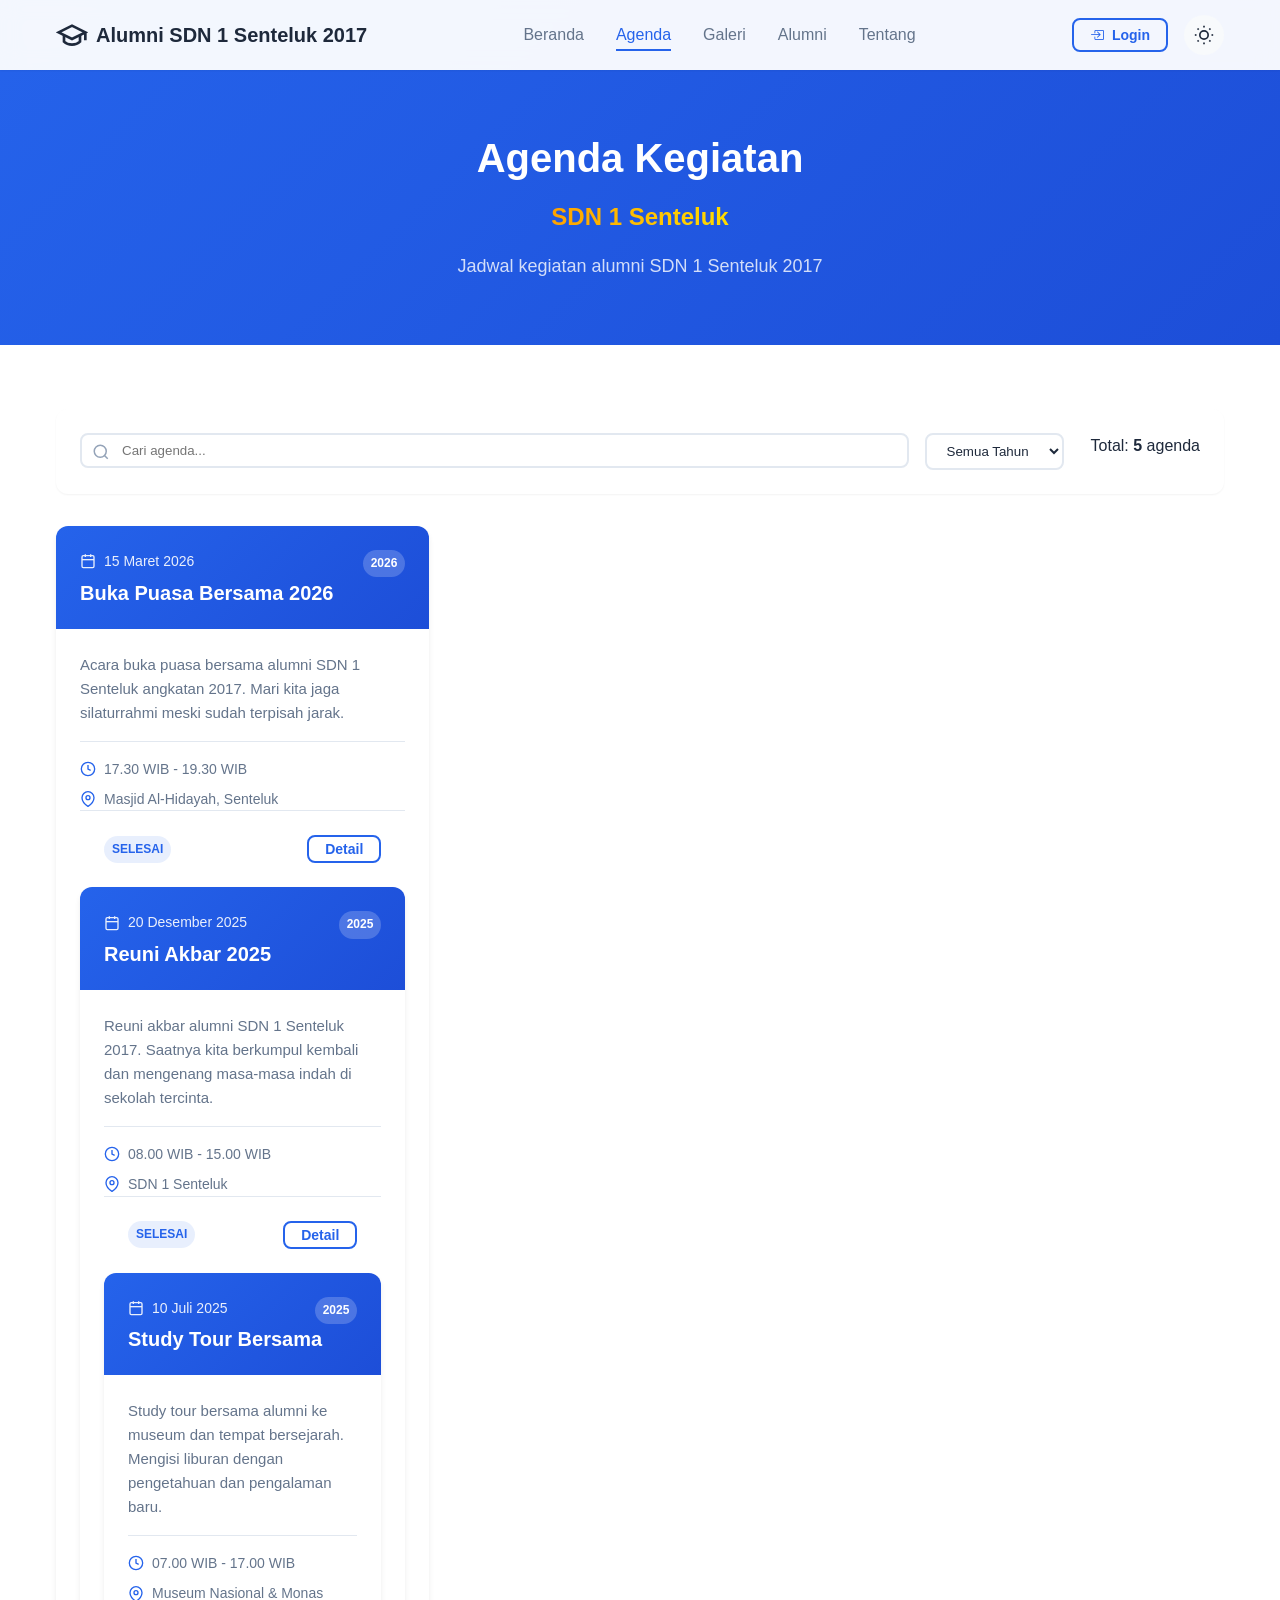
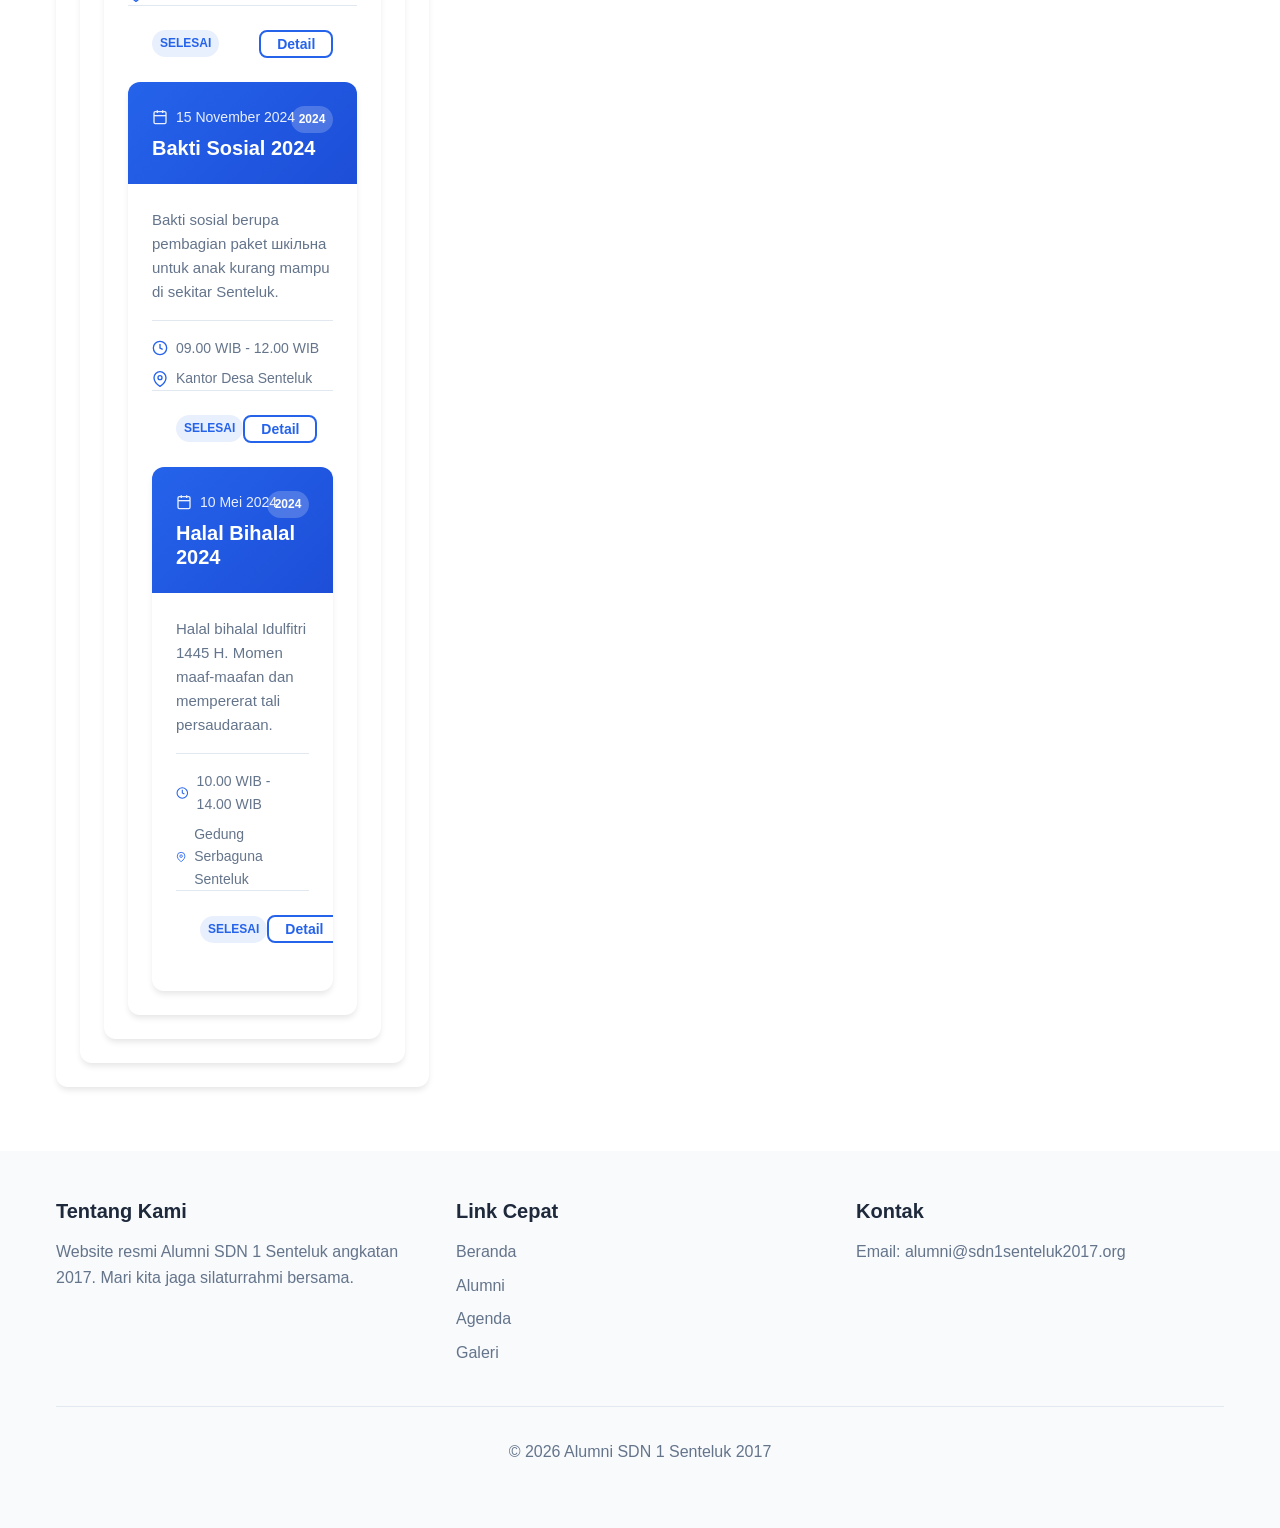
<file: agenda.html>
<!DOCTYPE html>
<html lang="id" data-theme="light">
<head>
  <meta charset="UTF-8">
  <meta name="viewport" content="width=device-width, initial-scale=1.0">
  <title>Agenda - Alumni SDN 1 Senteluk 2017</title>
  
  <link rel="icon" type="image/png" href="assets/img/logo/logo.png">
  
  <!-- Bootstrap Icons -->
  <link rel="stylesheet" href="https://cdn.jsdelivr.net/npm/bootstrap-icons@1.11.3/font/bootstrap-icons.min.css">
  
  <link rel="stylesheet" href="assets/css/style.css">
  <link rel="stylesheet" href="assets/css/navbar.css">
  <link rel="stylesheet" href="assets/css/cards.css">
</head>
<body>
  <!-- Navbar -->
  <nav class="navbar">
    <div class="navbar-container">
      <a href="index.html" class="navbar-logo">
        <svg width="32" height="32" viewBox="0 0 24 24" fill="none" stroke="currentColor" stroke-width="2">
          <path d="M22 10v6M2 10l10-5 10 5-10 5z"></path>
          <path d="M6 12v5c3 3 9 3 12 0v-5"></path>
        </svg>
        <span>Alumni SDN 1 Senteluk 2017</span>
      </a>
      
      <ul class="navbar-menu">
        <li><a href="index.html" class="navbar-link">Beranda</a></li>
        <li><a href="agenda.html" class="navbar-link active">Agenda</a></li>
        <li><a href="galeri.html" class="navbar-link">Galeri</a></li>
        <li><a href="alumni.html" class="navbar-link">Alumni</a></li>
        <li><a href="index.html#tentang" class="navbar-link">Tentang</a></li>
      </ul>
      
      <div class="navbar-actions">
        <a href="admin/login.html" class="btn btn-outline btn-sm" title="Login Admin">
          <i class="bi bi-box-arrow-in-right"></i>
          <span>Login</span>
        </a>
        <button class="theme-toggle" title="Toggle Dark Mode">
          <svg viewBox="0 0 24 24" fill="none" stroke="currentColor" stroke-width="2">
            <circle cx="12" cy="12" r="5"></circle>
            <line x1="12" y1="1" x2="12" y2="3"></line>
            <line x1="12" y1="21" x2="12" y2="23"></line>
            <line x1="4.22" y1="4.22" x2="5.64" y2="5.64"></line>
            <line x1="18.36" y1="18.36" x2="19.78" y2="19.78"></line>
            <line x1="1" y1="12" x2="3" y2="12"></line>
            <line x1="21" y1="12" x2="23" y2="12"></line>
            <line x1="4.22" y1="19.78" x2="5.64" y2="18.36"></line>
            <line x1="18.36" y1="5.64" x2="19.78" y2="4.22"></line>
          </svg>
        </button>
        
        <button class="navbar-toggle">
          <span></span>
          <span></span>
          <span></span>
        </button>
      </div>
    </div>
  </nav>

  <!-- Page Header -->
  <header class="page-header">
    <div class="container">
      <h1>Agenda Kegiatan</h1>
      <p class="rainbow-text" style="font-size: 1.5rem; margin-top: 1rem;">SDN 1 Senteluk</p>
      <p>Jadwal kegiatan alumni SDN 1 Senteluk 2017</p>
    </div>
  </header>

  <!-- Agenda Content -->
  <section class="section">
    <div class="container">
      <!-- Filter & Search -->
      <div class="filter-bar">
        <div class="search-box">
          <svg viewBox="0 0 24 24" fill="none" stroke="currentColor" stroke-width="2">
            <circle cx="11" cy="11" r="8"></circle>
            <path d="m21 21-4.35-4.35"></path>
          </svg>
          <input type="text" id="agenda-search" placeholder="Cari agenda...">
        </div>
        <div class="filter-select">
          <select id="agenda-year-filter">
            <option value="all">Semua Tahun</option>
          </select>
        </div>
        <div class="filter-info">
          <span>Total: <strong id="agenda-count">0</strong> agenda</span>
        </div>
      </div>

      <!-- Agenda Grid -->
      <div class="agenda-grid" id="agenda-grid">
        <!-- Agenda cards will be loaded here -->
      </div>
    </div>
  </section>

  <!-- Agenda Detail Modal -->
  <div class="modal" id="agenda-detail-modal">
    <div class="modal-content">
      <div class="modal-header">
        <h3>Detail Agenda</h3>
        <button class="modal-close">&times;</button>
      </div>
      <div class="modal-body">
        <!-- Content will be loaded here -->
      </div>
    </div>
  </div>

  <!-- Footer -->
  <footer class="footer">
    <div class="container">
      <div class="footer-content">
        <div class="footer-section">
          <h4>Tentang Kami</h4>
          <p>Website resmi Alumni SDN 1 Senteluk angkatan 2017. Mari kita jaga silaturrahmi bersama.</p>
        </div>
        <div class="footer-section">
          <h4>Link Cepat</h4>
          <a href="index.html">Beranda</a>
          <a href="alumni.html">Alumni</a>
          <a href="agenda.html">Agenda</a>
          <a href="galeri.html">Galeri</a>
        </div>
        <div class="footer-section">
          <h4>Kontak</h4>
          <p>Email: <span id="footer-email">alumnisdnsenteluk@gmail.com</span></p>
        </div>
      </div>
      <div class="footer-bottom">
        <p>&copy; 2026 Alumni SDN 1 Senteluk 2017</p>
      </div>
    </div>
  </footer>

  <!-- Scripts -->
  <script src="assets/js/main.js"></script>
  <script src="assets/js/sync.js"></script>
  <script src="assets/js/agenda.js"></script>
</body>
</html>
</file>
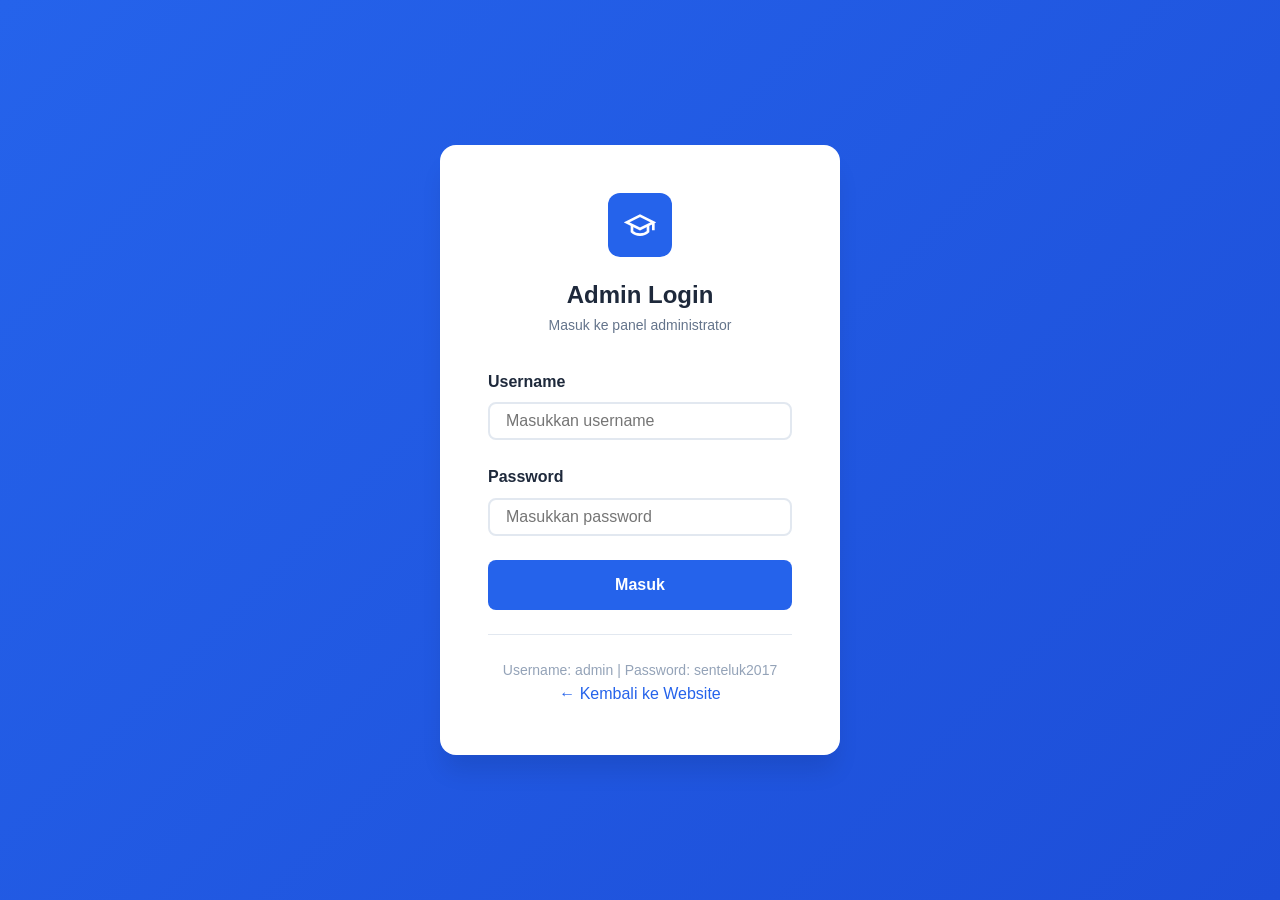
<file: admin/agenda.html>
<!DOCTYPE html>
<html lang="id" data-theme="light">
<head>
  <meta charset="UTF-8">
  <meta name="viewport" content="width=device-width, initial-scale=1.0">
  <title>Kelola Agenda - Admin Alumni SDN 1 Senteluk 2017</title>
  
  <link rel="icon" type="image/png" href="../assets/img/logo/logo.png">
  <link rel="stylesheet" href="../assets/css/style.css">
  <link rel="stylesheet" href="../assets/css/admin.css">
  <link rel="stylesheet" href="../assets/css/cards.css">
</head>
<body>
  <div class="admin-layout">
    <!-- Sidebar Overlay (for mobile) -->
    <div class="sidebar-overlay" id="sidebar-overlay"></div>
    
    <!-- Sidebar -->
    <aside class="admin-sidebar" id="admin-sidebar">
      <div class="admin-sidebar-header">
        <a href="dashboard.html" class="admin-logo">
          <div class="admin-logo-icon">
            <svg viewBox="0 0 24 24" width="20" height="20" fill="none" stroke="currentColor" stroke-width="2">
              <path d="M22 10v6M2 10l10-5 10 5-10 5z"></path>
              <path d="M6 12v5c3 3 9 3 12 0v-5"></path>
            </svg>
          </div>
          <span>Admin Panel</span>
        </a>
      </div>
      
      <div class="admin-sidebar-menu">
        <div class="admin-menu-section">
          <div class="admin-menu-section-title">Menu</div>
          <a href="dashboard.html" class="admin-menu-item">
            <svg viewBox="0 0 24 24" fill="none" stroke="currentColor" stroke-width="2">
              <rect x="3" y="3" width="7" height="7"></rect>
              <rect x="14" y="3" width="7" height="7"></rect>
              <rect x="14" y="14" width="7" height="7"></rect>
              <rect x="3" y="14" width="7" height="7"></rect>
            </svg>
            <span>Dashboard</span>
          </a>
          <a href="alumni.html" class="admin-menu-item">
            <svg viewBox="0 0 24 24" fill="none" stroke="currentColor" stroke-width="2">
              <path d="M17 21v-2a4 4 0 0 0-4-4H5a4 4 0 0 0-4 4v2"></path>
              <circle cx="9" cy="7" r="4"></circle>
              <path d="M23 21v-2a4 4 0 0 0-3-3.87"></path>
              <path d="M16 3.13a4 4 0 0 1 0 7.75"></path>
            </svg>
            <span>Kelola Alumni</span>
          </a>
          <a href="agenda.html" class="admin-menu-item active">
            <svg viewBox="0 0 24 24" fill="none" stroke="currentColor" stroke-width="2">
              <rect x="3" y="4" width="18" height="18" rx="2" ry="2"></rect>
              <line x1="16" y1="2" x2="16" y2="6"></line>
              <line x1="8" y1="2" x2="8" y2="6"></line>
              <line x1="3" y1="10" x2="21" y2="10"></line>
            </svg>
            <span>Kelola Agenda</span>
          </a>
          <a href="galeri.html" class="admin-menu-item">
            <svg viewBox="0 0 24 24" fill="none" stroke="currentColor" stroke-width="2">
              <rect x="3" y="3" width="18" height="18" rx="2" ry="2"></rect>
              <circle cx="8.5" cy="8.5" r="1.5"></circle>
              <polyline points="21 15 16 10 5 21"></polyline>
            </svg>
            <span>Kelola Galeri</span>
          </a>
          <a href="settings.html" class="admin-menu-item">
            <svg viewBox="0 0 24 24" fill="none" stroke="currentColor" stroke-width="2">
              <circle cx="12" cy="12" r="3"></circle>
              <path d="M19.4 15a1.65 1.65 0 0 0 .33 1.82l.06.06a2 2 0 0 1 0 2.83 2 2 0 0 1-2.83 0l-.06-.06a1.65 1.65 0 0 0-1.82-.33 1.65 1.65 0 0 0-1 1.51V21a2 2 0 0 1-2 2 2 2 0 0 1-2-2v-.09A1.65 1.65 0 0 0 9 19.4a1.65 1.65 0 0 0-1.82.33l-.06.06a2 2 0 0 1-2.83 0 2 2 0 0 1 0-2.83l.06-.06a1.65 1.65 0 0 0 .33-1.82 1.65 1.65 0 0 0-1.51-1H3a2 2 0 0 1-2-2 2 2 0 0 1 2-2h.09A1.65 1.65 0 0 0 4.6 9a1.65 1.65 0 0 0-.33-1.82l-.06-.06a2 2 0 0 1 0-2.83 2 2 0 0 1 2.83 0l.06.06a1.65 1.65 0 0 0 1.82.33H9a1.65 1.65 0 0 0 1-1.51V3a2 2 0 0 1 2-2 2 2 0 0 1 2 2v.09a1.65 1.65 0 0 0 1 1.51 1.65 1.65 0 0 0 1.82-.33l.06-.06a2 2 0 0 1 2.83 0 2 2 0 0 1 0 2.83l-.06.06a1.65 1.65 0 0 0-.33 1.82V9a1.65 1.65 0 0 0 1.51 1H21a2 2 0 0 1 2 2 2 2 0 0 1-2 2h-.09a1.65 1.65 0 0 0-1.51 1z"></path>
            </svg>
            <span>Pengaturan</span>
          </a>
        </div>
      </div>
      
      <div class="admin-sidebar-footer">
        <div class="admin-user">
          <div class="admin-user-avatar">A</div>
          <div class="admin-user-info">
            <div class="admin-user-name">Admin</div>
            <div class="admin-user-role">Administrator</div>
          </div>
          <a href="#" id="logout-btn" title="Logout">
            <svg viewBox="0 0 24 24" width="20" height="20" fill="none" stroke="currentColor" stroke-width="2">
              <path d="M9 21H5a2 2 0 0 1-2-2V5a2 2 0 0 1 2-2h4"></path>
              <polyline points="16 17 21 12 16 7"></polyline>
              <line x1="21" y1="12" x2="9" y2="12"></line>
            </svg>
          </a>
        </div>
      </div>
    </aside>

    <!-- Main Content -->
    <main class="admin-main">
      <header class="admin-header">
        <div class="admin-header-left">
          <button class="admin-toggle" id="admin-toggle">
            <svg viewBox="0 0 24 24" fill="none" stroke="currentColor" stroke-width="2">
              <line x1="3" y1="12" x2="21" y2="12"></line>
              <line x1="3" y1="6" x2="21" y2="6"></line>
              <line x1="3" y1="18" x2="21" y2="18"></line>
            </svg>
          </button>
          <div class="admin-breadcrumb">
            <a href="dashboard.html">Admin</a>
            <span>/</span>
            <span class="current">Kelola Agenda</span>
          </div>
        </div>
        
        <div class="admin-header-right">
          <button class="theme-toggle" title="Toggle Dark Mode">
            <svg viewBox="0 0 24 24" fill="none" stroke="currentColor" stroke-width="2">
              <circle cx="12" cy="12" r="5"></circle>
              <line x1="12" y1="1" x2="12" y2="3"></line>
              <line x1="12" y1="21" x2="12" y2="23"></line>
              <line x1="4.22" y1="4.22" x2="5.64" y2="5.64"></line>
              <line x1="18.36" y1="18.36" x2="19.78" y2="19.78"></line>
              <line x1="1" y1="12" x2="3" y2="12"></line>
              <line x1="21" y1="12" x2="23" y2="12"></line>
              <line x1="4.22" y1="19.78" x2="5.64" y2="18.36"></line>
              <line x1="18.36" y1="5.64" x2="19.78" y2="4.22"></line>
            </svg>
          </button>
        </div>
      </header>

      <div class="admin-content" id="admin-agenda">
        <div class="admin-page-header">
          <h1 class="admin-page-title">Kelola Agenda</h1>
          <p class="admin-page-subtitle">Kelola data agenda kegiatan alumni</p>
        </div>

        <div class="admin-card">
          <div class="admin-card-header">
            <h3 class="admin-card-title">Daftar Agenda</h3>
            <button class="btn btn-primary" onclick="AdminAgenda.add()">
              <svg viewBox="0 0 24 24" width="18" height="18" fill="none" stroke="currentColor" stroke-width="2">
                <line x1="12" y1="5" x2="12" y2="19"></line>
                <line x1="5" y1="12" x2="19" y2="12"></line>
              </svg>
              Tambah Agenda
            </button>
          </div>
          <div class="table-responsive">
            <table>
              <thead>
                <tr>
                  <th>Judul</th>
                  <th>Tanggal</th>
                  <th>Tahun</th>
                  <th>Lokasi</th>
                  <th>Aksi</th>
                </tr>
              </thead>
              <tbody id="agenda-table-body">
                <!-- Data akan dimuat di sini -->
              </tbody>
            </table>
          </div>
        </div>
      </div>
    </main>
  </div>

  <!-- Modal Form -->
  <div class="modal" id="agenda-modal">
    <div class="modal-content">
      <div class="modal-header">
        <h3 id="agenda-modal-title">Tambah Agenda</h3>
        <button class="modal-close">&times;</button>
      </div>
      <div class="modal-body">
        <form id="agenda-form" class="admin-form">
          <div class="admin-form-group">
            <label class="admin-form-label required">Judul</label>
            <input type="text" id="agenda-judul" class="admin-form-input" placeholder="Nama kegiatan" required>
          </div>
          <div class="admin-form-group">
            <label class="admin-form-label required">Tanggal</label>
            <input type="date" id="agenda-tanggal" class="admin-form-input" required>
          </div>
          <div class="admin-form-group">
            <label class="admin-form-label">Waktu</label>
            <input type="text" id="agenda-waktu" class="admin-form-input" placeholder="Contoh: 08.00 - 15.00 WIB">
          </div>
          <div class="admin-form-group">
            <label class="admin-form-label">Lokasi</label>
            <input type="text" id="agenda-lokasi" class="admin-form-input" placeholder="Tempat kegiatan">
          </div>
          <div class="admin-form-group">
            <label class="admin-form-label">Deskripsi</label>
            <textarea id="agenda-deskripsi" class="admin-form-textarea" placeholder="Deskripsi kegiatan"></textarea>
          </div>
          <div class="admin-form-actions">
            <button type="button" class="btn btn-outline" onclick="Modal.hide('agenda-modal')">Batal</button>
            <button type="submit" class="btn btn-primary">Simpan</button>
          </div>
        </form>
      </div>
    </div>
  </div>

  <!-- Scripts -->
  <script src="../assets/js/main.js"></script>
  <script src="../assets/js/admin.js"></script>
</body>
</html>
</file>
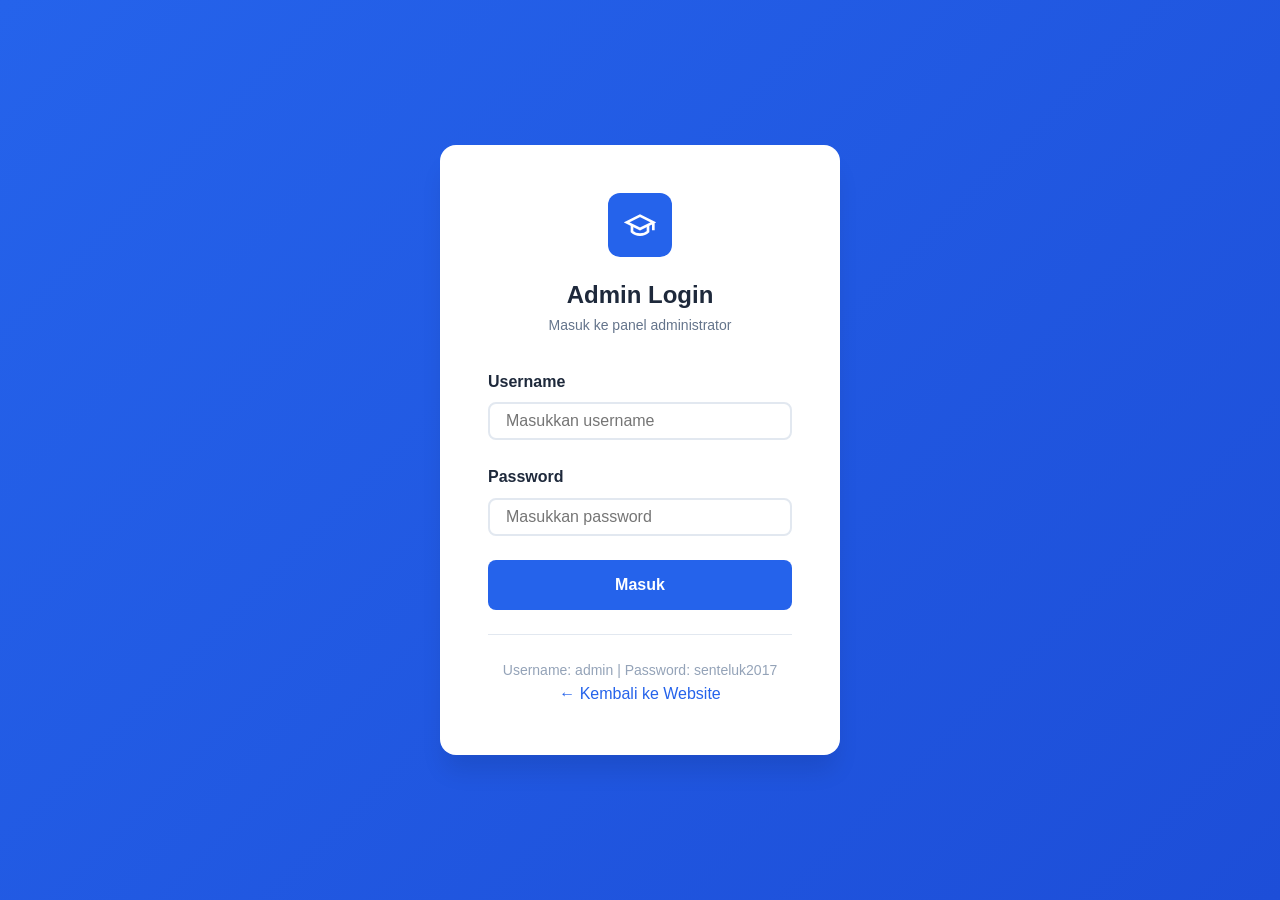
<file: admin/dashboard.html>
<!DOCTYPE html>
<html lang="id" data-theme="light">
<head>
  <meta charset="UTF-8">
  <meta name="viewport" content="width=device-width, initial-scale=1.0">
  <title>Dashboard Admin - Alumni SDN 1 Senteluk 2017</title>
  
  <link rel="icon" type="image/png" href="../assets/img/logo/logo.png">
  <link rel="stylesheet" href="../assets/css/style.css">
  <link rel="stylesheet" href="../assets/css/admin.css">
  <link rel="stylesheet" href="../assets/css/cards.css">
</head>
<body>
  <div class="admin-layout">
    <!-- Sidebar Overlay (for mobile) -->
    <div class="sidebar-overlay" id="sidebar-overlay"></div>
    
    <!-- Sidebar -->
    <aside class="admin-sidebar" id="admin-sidebar">
      <div class="admin-sidebar-header">
        <a href="dashboard.html" class="admin-logo">
          <div class="admin-logo-icon">
            <svg viewBox="0 0 24 24" width="20" height="20" fill="none" stroke="currentColor" stroke-width="2">
              <path d="M22 10v6M2 10l10-5 10 5-10 5z"></path>
              <path d="M6 12v5c3 3 9 3 12 0v-5"></path>
            </svg>
          </div>
          <span>Admin Panel</span>
        </a>
      </div>
      
      <div class="admin-sidebar-menu">
        <div class="admin-menu-section">
          <div class="admin-menu-section-title">Menu</div>
          <a href="dashboard.html" class="admin-menu-item active">
            <svg viewBox="0 0 24 24" fill="none" stroke="currentColor" stroke-width="2">
              <rect x="3" y="3" width="7" height="7"></rect>
              <rect x="14" y="3" width="7" height="7"></rect>
              <rect x="14" y="14" width="7" height="7"></rect>
              <rect x="3" y="14" width="7" height="7"></rect>
            </svg>
            <span>Dashboard</span>
          </a>
          <a href="alumni.html" class="admin-menu-item">
            <svg viewBox="0 0 24 24" fill="none" stroke="currentColor" stroke-width="2">
              <path d="M17 21v-2a4 4 0 0 0-4-4H5a4 4 0 0 0-4 4v2"></path>
              <circle cx="9" cy="7" r="4"></circle>
              <path d="M23 21v-2a4 4 0 0 0-3-3.87"></path>
              <path d="M16 3.13a4 4 0 0 1 0 7.75"></path>
            </svg>
            <span>Kelola Alumni</span>
          </a>
          <a href="agenda.html" class="admin-menu-item">
            <svg viewBox="0 0 24 24" fill="none" stroke="currentColor" stroke-width="2">
              <rect x="3" y="4" width="18" height="18" rx="2" ry="2"></rect>
              <line x1="16" y1="2" x2="16" y2="6"></line>
              <line x1="8" y1="2" x2="8" y2="6"></line>
              <line x1="3" y1="10" x2="21" y2="10"></line>
            </svg>
            <span>Kelola Agenda</span>
          </a>
          <a href="galeri.html" class="admin-menu-item">
            <svg viewBox="0 0 24 24" fill="none" stroke="currentColor" stroke-width="2">
              <rect x="3" y="3" width="18" height="18" rx="2" ry="2"></rect>
              <circle cx="8.5" cy="8.5" r="1.5"></circle>
              <polyline points="21 15 16 10 5 21"></polyline>
            </svg>
            <span>Kelola Galeri</span>
          </a>
          <a href="settings.html" class="admin-menu-item">
            <svg viewBox="0 0 24 24" fill="none" stroke="currentColor" stroke-width="2">
              <circle cx="12" cy="12" r="3"></circle>
              <path d="M19.4 15a1.65 1.65 0 0 0 .33 1.82l.06.06a2 2 0 0 1 0 2.83 2 2 0 0 1-2.83 0l-.06-.06a1.65 1.65 0 0 0-1.82-.33 1.65 1.65 0 0 0-1 1.51V21a2 2 0 0 1-2 2 2 2 0 0 1-2-2v-.09A1.65 1.65 0 0 0 9 19.4a1.65 1.65 0 0 0-1.82.33l-.06.06a2 2 0 0 1-2.83 0 2 2 0 0 1 0-2.83l.06-.06a1.65 1.65 0 0 0 .33-1.82 1.65 1.65 0 0 0-1.51-1H3a2 2 0 0 1-2-2 2 2 0 0 1 2-2h.09A1.65 1.65 0 0 0 4.6 9a1.65 1.65 0 0 0-.33-1.82l-.06-.06a2 2 0 0 1 0-2.83 2 2 0 0 1 2.83 0l.06.06a1.65 1.65 0 0 0 1.82.33H9a1.65 1.65 0 0 0 1-1.51V3a2 2 0 0 1 2-2 2 2 0 0 1 2 2v.09a1.65 1.65 0 0 0 1 1.51 1.65 1.65 0 0 0 1.82-.33l.06-.06a2 2 0 0 1 2.83 0 2 2 0 0 1 0 2.83l-.06.06a1.65 1.65 0 0 0-.33 1.82V9a1.65 1.65 0 0 0 1.51 1H21a2 2 0 0 1 2 2 2 2 0 0 1-2 2h-.09a1.65 1.65 0 0 0-1.51 1z"></path>
            </svg>
            <span>Pengaturan</span>
          </a>
        </div>
      </div>
      
      <div class="admin-sidebar-footer">
        <div class="admin-user">
          <div class="admin-user-avatar">A</div>
          <div class="admin-user-info">
            <div class="admin-user-name">Admin</div>
            <div class="admin-user-role">Administrator</div>
          </div>
          <a href="#" id="logout-btn" title="Logout">
            <svg viewBox="0 0 24 24" width="20" height="20" fill="none" stroke="currentColor" stroke-width="2">
              <path d="M9 21H5a2 2 0 0 1-2-2V5a2 2 0 0 1 2-2h4"></path>
              <polyline points="16 17 21 12 16 7"></polyline>
              <line x1="21" y1="12" x2="9" y2="12"></line>
            </svg>
          </a>
        </div>
      </div>
    </aside>

    <!-- Main Content -->
    <main class="admin-main">
      <!-- Header -->
      <header class="admin-header">
        <div class="admin-header-left">
          <button class="admin-toggle" id="admin-toggle">
            <svg viewBox="0 0 24 24" fill="none" stroke="currentColor" stroke-width="2">
              <line x1="3" y1="12" x2="21" y2="12"></line>
              <line x1="3" y1="6" x2="21" y2="6"></line>
              <line x1="3" y1="18" x2="21" y2="18"></line>
            </svg>
          </button>
          <div class="admin-breadcrumb">
            <a href="dashboard.html">Admin</a>
            <span>/</span>
            <span class="current">Dashboard</span>
          </div>
        </div>
        
        <div class="admin-header-right">
          <button class="theme-toggle" title="Toggle Dark Mode">
            <svg viewBox="0 0 24 24" fill="none" stroke="currentColor" stroke-width="2">
              <circle cx="12" cy="12" r="5"></circle>
              <line x1="12" y1="1" x2="12" y2="3"></line>
              <line x1="12" y1="21" x2="12" y2="23"></line>
              <line x1="4.22" y1="4.22" x2="5.64" y2="5.64"></line>
              <line x1="18.36" y1="18.36" x2="19.78" y2="19.78"></line>
              <line x1="1" y1="12" x2="3" y2="12"></line>
              <line x1="21" y1="12" x2="23" y2="12"></line>
              <line x1="4.22" y1="19.78" x2="5.64" y2="18.36"></line>
              <line x1="18.36" y1="5.64" x2="19.78" y2="4.22"></line>
            </svg>
          </button>
        </div>
      </header>

      <!-- Content -->
      <div class="admin-content" id="admin-dashboard">
        <div class="admin-page-header">
          <h1 class="admin-page-title">Dashboard</h1>
          <p class="admin-page-subtitle">Selamat datang di panel administrator</p>
        </div>

        <!-- Stats Grid -->
        <div class="admin-dashboard-grid">
          <div class="stat-card">
            <div class="stat-icon primary">
              <svg viewBox="0 0 24 24" fill="none" stroke="currentColor" stroke-width="2">
                <path d="M17 21v-2a4 4 0 0 0-4-4H5a4 4 0 0 0-4 4v2"></path>
                <circle cx="9" cy="7" r="4"></circle>
                <path d="M23 21v-2a4 4 0 0 0-3-3.87"></path>
                <path d="M16 3.13a4 4 0 0 1 0 7.75"></path>
              </svg>
            </div>
            <div class="stat-content">
              <h3 id="stat-alumni-count">0</h3>
              <p>Total Alumni</p>
            </div>
          </div>
          
          <div class="stat-card">
            <div class="stat-icon success">
              <svg viewBox="0 0 24 24" fill="none" stroke="currentColor" stroke-width="2">
                <rect x="3" y="4" width="18" height="18" rx="2" ry="2"></rect>
                <line x1="16" y1="2" x2="16" y2="6"></line>
                <line x1="8" y1="2" x2="8" y2="6"></line>
                <line x1="3" y1="10" x2="21" y2="10"></line>
              </svg>
            </div>
            <div class="stat-content">
              <h3 id="stat-agenda-count">0</h3>
              <p>Total Agenda</p>
            </div>
          </div>
          
          <div class="stat-card">
            <div class="stat-icon warning">
              <svg viewBox="0 0 24 24" fill="none" stroke="currentColor" stroke-width="2">
                <rect x="3" y="3" width="18" height="18" rx="2" ry="2"></rect>
                <circle cx="8.5" cy="8.5" r="1.5"></circle>
                <polyline points="21 15 16 10 5 21"></polyline>
              </svg>
            </div>
            <div class="stat-content">
              <h3 id="stat-galeri-count">0</h3>
              <p>Total Foto</p>
            </div>
          </div>
        </div>

        <!-- Recent Activity -->
        <div class="admin-card">
          <div class="admin-card-header">
            <h3 class="admin-card-title">Aktivitas Terbaru</h3>
          </div>
          <div class="admin-card-body">
            <div class="admin-activity-list" id="recent-activity">
              <!-- Activity items will be loaded here -->
            </div>
          </div>
        </div>
      </div>
    </main>
  </div>

  <!-- Scripts -->
  <script src="../assets/js/main.js"></script>
  <script src="../assets/js/upload.js"></script>
  <script src="../assets/js/admin.js"></script>
</body>
</html>
</file>
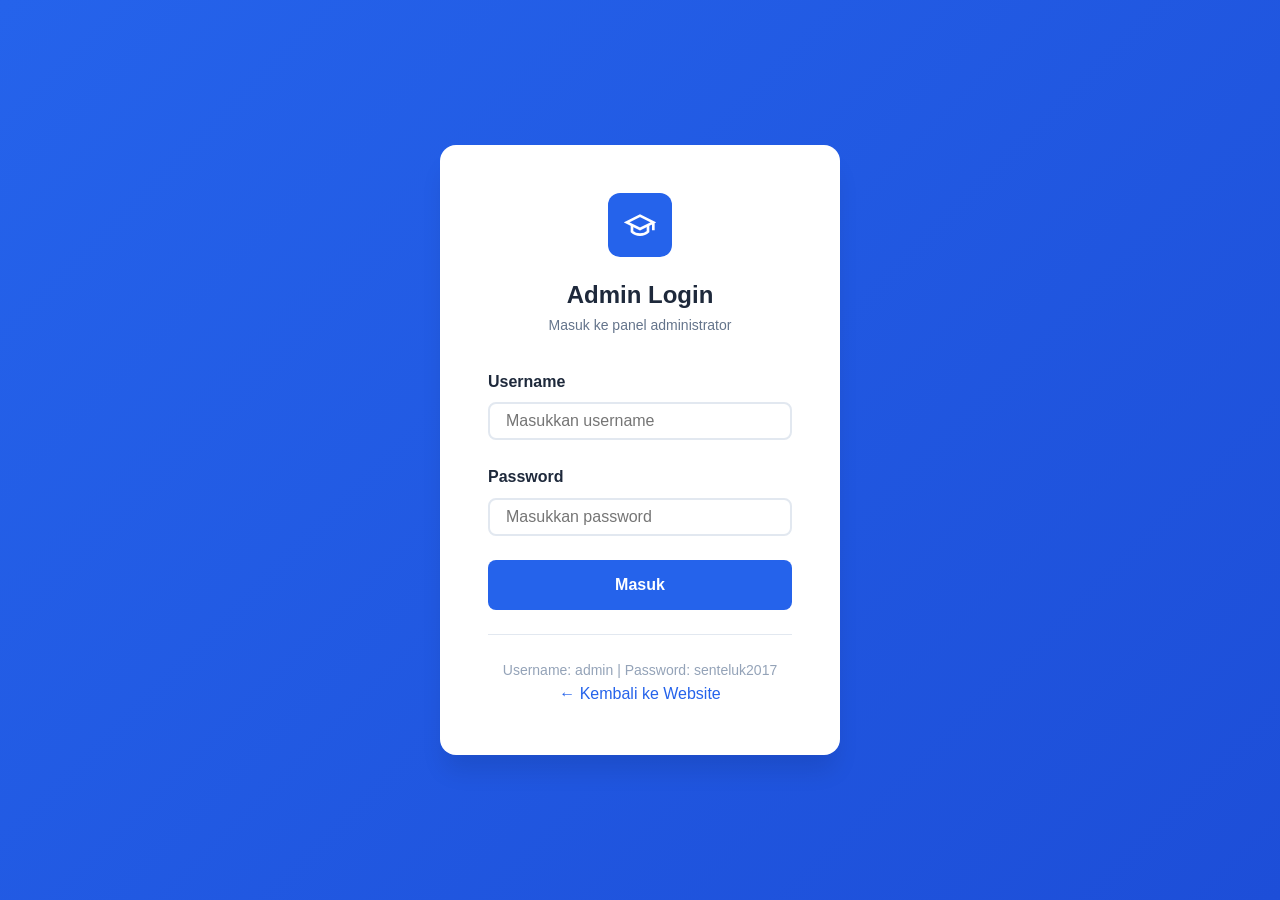
<file: admin/galeri.html>
<!DOCTYPE html>
<html lang="id" data-theme="light">
<head>
  <meta charset="UTF-8">
  <meta name="viewport" content="width=device-width, initial-scale=1.0">
  <title>Kelola Galeri - Admin Alumni SDN 1 Senteluk 2017</title>
  
  <link rel="icon" type="image/png" href="../assets/img/logo/logo.png">
  <link rel="stylesheet" href="../assets/css/style.css">
  <link rel="stylesheet" href="../assets/css/admin.css">
  <link rel="stylesheet" href="../assets/css/cards.css">
</head>
<body>
  <div class="admin-layout">
    <!-- Sidebar Overlay (for mobile) -->
    <div class="sidebar-overlay" id="sidebar-overlay"></div>
    
    <!-- Sidebar -->
    <aside class="admin-sidebar" id="admin-sidebar">
      <div class="admin-sidebar-header">
        <a href="dashboard.html" class="admin-logo">
          <div class="admin-logo-icon">
            <svg viewBox="0 0 24 24" width="20" height="20" fill="none" stroke="currentColor" stroke-width="2">
              <path d="M22 10v6M2 10l10-5 10 5-10 5z"></path>
              <path d="M6 12v5c3 3 9 3 12 0v-5"></path>
            </svg>
          </div>
          <span>Admin Panel</span>
        </a>
      </div>
      
      <div class="admin-sidebar-menu">
        <div class="admin-menu-section">
          <div class="admin-menu-section-title">Menu</div>
          <a href="dashboard.html" class="admin-menu-item">
            <svg viewBox="0 0 24 24" fill="none" stroke="currentColor" stroke-width="2">
              <rect x="3" y="3" width="7" height="7"></rect>
              <rect x="14" y="3" width="7" height="7"></rect>
              <rect x="14" y="14" width="7" height="7"></rect>
              <rect x="3" y="14" width="7" height="7"></rect>
            </svg>
            <span>Dashboard</span>
          </a>
          <a href="alumni.html" class="admin-menu-item">
            <svg viewBox="0 0 24 24" fill="none" stroke="currentColor" stroke-width="2">
              <path d="M17 21v-2a4 4 0 0 0-4-4H5a4 4 0 0 0-4 4v2"></path>
              <circle cx="9" cy="7" r="4"></circle>
              <path d="M23 21v-2a4 4 0 0 0-3-3.87"></path>
              <path d="M16 3.13a4 4 0 0 1 0 7.75"></path>
            </svg>
            <span>Kelola Alumni</span>
          </a>
          <a href="agenda.html" class="admin-menu-item">
            <svg viewBox="0 0 24 24" fill="none" stroke="currentColor" stroke-width="2">
              <rect x="3" y="4" width="18" height="18" rx="2" ry="2"></rect>
              <line x1="16" y1="2" x2="16" y2="6"></line>
              <line x1="8" y1="2" x2="8" y2="6"></line>
              <line x1="3" y1="10" x2="21" y2="10"></line>
            </svg>
            <span>Kelola Agenda</span>
          </a>
          <a href="galeri.html" class="admin-menu-item active">
            <svg viewBox="0 0 24 24" fill="none" stroke="currentColor" stroke-width="2">
              <rect x="3" y="3" width="18" height="18" rx="2" ry="2"></rect>
              <circle cx="8.5" cy="8.5" r="1.5"></circle>
              <polyline points="21 15 16 10 5 21"></polyline>
            </svg>
            <span>Kelola Galeri</span>
          </a>
          <a href="settings.html" class="admin-menu-item">
            <svg viewBox="0 0 24 24" fill="none" stroke="currentColor" stroke-width="2">
              <circle cx="12" cy="12" r="3"></circle>
              <path d="M19.4 15a1.65 1.65 0 0 0 .33 1.82l.06.06a2 2 0 0 1 0 2.83 2 2 0 0 1-2.83 0l-.06-.06a1.65 1.65 0 0 0-1.82-.33 1.65 1.65 0 0 0-1 1.51V21a2 2 0 0 1-2 2 2 2 0 0 1-2-2v-.09A1.65 1.65 0 0 0 9 19.4a1.65 1.65 0 0 0-1.82.33l-.06.06a2 2 0 0 1-2.83 0 2 2 0 0 1 0-2.83l.06-.06a1.65 1.65 0 0 0 .33-1.82 1.65 1.65 0 0 0-1.51-1H3a2 2 0 0 1-2-2 2 2 0 0 1 2-2h.09A1.65 1.65 0 0 0 4.6 9a1.65 1.65 0 0 0-.33-1.82l-.06-.06a2 2 0 0 1 0-2.83 2 2 0 0 1 2.83 0l.06.06a1.65 1.65 0 0 0 1.82.33H9a1.65 1.65 0 0 0 1-1.51V3a2 2 0 0 1 2-2 2 2 0 0 1 2 2v.09a1.65 1.65 0 0 0 1 1.51 1.65 1.65 0 0 0 1.82-.33l.06-.06a2 2 0 0 1 2.83 0 2 2 0 0 1 0 2.83l-.06.06a1.65 1.65 0 0 0-.33 1.82V9a1.65 1.65 0 0 0 1.51 1H21a2 2 0 0 1 2 2 2 2 0 0 1-2 2h-.09a1.65 1.65 0 0 0-1.51 1z"></path>
            </svg>
            <span>Pengaturan</span>
          </a>
        </div>
      </div>
      
      <div class="admin-sidebar-footer">
        <div class="admin-user">
          <div class="admin-user-avatar">A</div>
          <div class="admin-user-info">
            <div class="admin-user-name">Admin</div>
            <div class="admin-user-role">Administrator</div>
          </div>
          <a href="#" id="logout-btn" title="Logout">
            <svg viewBox="0 0 24 24" width="20" height="20" fill="none" stroke="currentColor" stroke-width="2">
              <path d="M9 21H5a2 2 0 0 1-2-2V5a2 2 0 0 1 2-2h4"></path>
              <polyline points="16 17 21 12 16 7"></polyline>
              <line x1="21" y1="12" x2="9" y2="12"></line>
            </svg>
          </a>
        </div>
      </div>
    </aside>

    <!-- Main Content -->
    <main class="admin-main">
      <header class="admin-header">
        <div class="admin-header-left">
          <button class="admin-toggle" id="admin-toggle">
            <svg viewBox="0 0 24 24" fill="none" stroke="currentColor" stroke-width="2">
              <line x1="3" y1="12" x2="21" y2="12"></line>
              <line x1="3" y1="6" x2="21" y2="6"></line>
              <line x1="3" y1="18" x2="21" y2="18"></line>
            </svg>
          </button>
          <div class="admin-breadcrumb">
            <a href="dashboard.html">Admin</a>
            <span>/</span>
            <span class="current">Kelola Galeri</span>
          </div>
        </div>
        
        <div class="admin-header-right">
          <button class="theme-toggle" title="Toggle Dark Mode">
            <svg viewBox="0 0 24 24" fill="none" stroke="currentColor" stroke-width="2">
              <circle cx="12" cy="12" r="5"></circle>
              <line x1="12" y1="1" x2="12" y2="3"></line>
              <line x1="12" y1="21" x2="12" y2="23"></line>
              <line x1="4.22" y1="4.22" x2="5.64" y2="5.64"></line>
              <line x1="18.36" y1="18.36" x2="19.78" y2="19.78"></line>
              <line x1="1" y1="12" x2="3" y2="12"></line>
              <line x1="21" y1="12" x2="23" y2="12"></line>
              <line x1="4.22" y1="19.78" x2="5.64" y2="18.36"></line>
              <line x1="18.36" y1="5.64" x2="19.78" y2="4.22"></line>
            </svg>
          </button>
        </div>
      </header>

      <div class="admin-content" id="admin-galeri">
        <div class="admin-page-header">
          <h1 class="admin-page-title">Kelola Galeri</h1>
          <p class="admin-page-subtitle">Kelola foto-foto kegiatan alumni</p>
        </div>

        <div class="admin-card">
          <div class="admin-card-header">
            <h3 class="admin-card-title">Daftar Foto</h3>
            <button class="btn btn-primary" onclick="AdminGaleri.add()">
              <svg viewBox="0 0 24 24" width="18" height="18" fill="none" stroke="currentColor" stroke-width="2">
                <line x1="12" y1="5" x2="12" y2="19"></line>
                <line x1="5" y1="12" x2="19" y2="12"></line>
              </svg>
              Tambah Foto
            </button>
          </div>
          <div class="table-responsive">
            <table>
              <thead>
                <tr>
                  <th>Foto</th>
                  <th>Tanggal</th>
                  <th>Terhubung Agenda</th>
                  <th>Aksi</th>
                </tr>
              </thead>
              <tbody id="galeri-table-body">
                <!-- Data akan dimuat di sini -->
              </tbody>
            </table>
          </div>
        </div>
      </div>
    </main>
  </div>

  <!-- Modal Form -->
  <div class="modal" id="galeri-modal">
    <div class="modal-content">
      <div class="modal-header">
        <h3 id="galeri-modal-title">Tambah Foto Galeri</h3>
        <button class="modal-close">&times;</button>
      </div>
      <div class="modal-body">
        <form id="galeri-form" class="admin-form">
          <div class="admin-form-group">
            <label class="admin-form-label required">Judul Foto</label>
            <input type="text" id="galeri-judul" class="admin-form-input" placeholder="Judul foto" required>
          </div>
          <div class="admin-form-group">
            <label class="admin-form-label required">Tanggal</label>
            <input type="date" id="galeri-tanggal" class="admin-form-input" required>
          </div>
          <div class="admin-form-group">
            <label class="admin-form-label">Deskripsi</label>
            <textarea id="galeri-deskripsi" class="admin-form-textarea" placeholder="Deskripsi foto"></textarea>
          </div>
          <div class="admin-form-group">
            <label class="admin-form-label">Hubungkan dengan Agenda</label>
            <select id="galeri-agenda" class="admin-form-select">
              <option value="">Pilih Agenda</option>
            </select>
          </div>
          
          <div class="admin-form-group">
            <label class="admin-form-label required">Foto</label>
            <div class="image-upload-container">
              <div class="image-preview-wrapper">
                <img id="galeri-foto-preview" src="../assets/img/galeri/default.svg" alt="Preview" class="image-preview">
              </div>
              <input type="file" id="galeri-foto-upload" class="admin-form-input" accept="image/*">
              <p class="form-hint">Ukuran maksimal: 5MB. Format: JPG, PNG, GIF</p>
            </div>
          </div>
          
          <div class="admin-form-actions">
            <button type="button" class="btn btn-outline" onclick="Modal.hide('galeri-modal')">Batal</button>
            <button type="submit" class="btn btn-primary">Simpan</button>
          </div>
        </form>
      </div>
    </div>
  </div>

  <!-- Scripts -->
  <script src="../assets/js/main.js"></script>
  <script src="../assets/js/upload.js"></script>
  <script src="../assets/js/admin.js"></script>
  <script>
    // Mobile Sidebar Toggle
    document.addEventListener('DOMContentLoaded', function() {
      const sidebar = document.getElementById('admin-sidebar');
      const overlay = document.getElementById('sidebar-overlay');
      const toggleBtn = document.getElementById('admin-toggle');
      const closeBtn = document.getElementById('sidebar-close');
      
      // Open sidebar
      if (toggleBtn) {
        toggleBtn.addEventListener('click', function() {
          sidebar.classList.add('active');
          overlay.classList.add('active');
          document.body.style.overflow = 'hidden';
        });
      }
      
      // Close sidebar via overlay
      if (overlay) {
        overlay.addEventListener('click', function() {
          sidebar.classList.remove('active');
          overlay.classList.remove('active');
          document.body.style.overflow = '';
        });
      }
      
      // Close sidebar via close button
      if (closeBtn) {
        closeBtn.addEventListener('click', function() {
          sidebar.classList.remove('active');
          overlay.classList.remove('active');
          document.body.style.overflow = '';
        });
      }
      
      // Close sidebar when clicking menu items on mobile
      const menuItems = document.querySelectorAll('.admin-menu-item');
      menuItems.forEach(function(item) {
        item.addEventListener('click', function() {
          if (window.innerWidth <= 1024) {
            sidebar.classList.remove('active');
            overlay.classList.remove('active');
            document.body.style.overflow = '';
          }
        });
      });
    });
  </script>
</body>
</html>
</file>
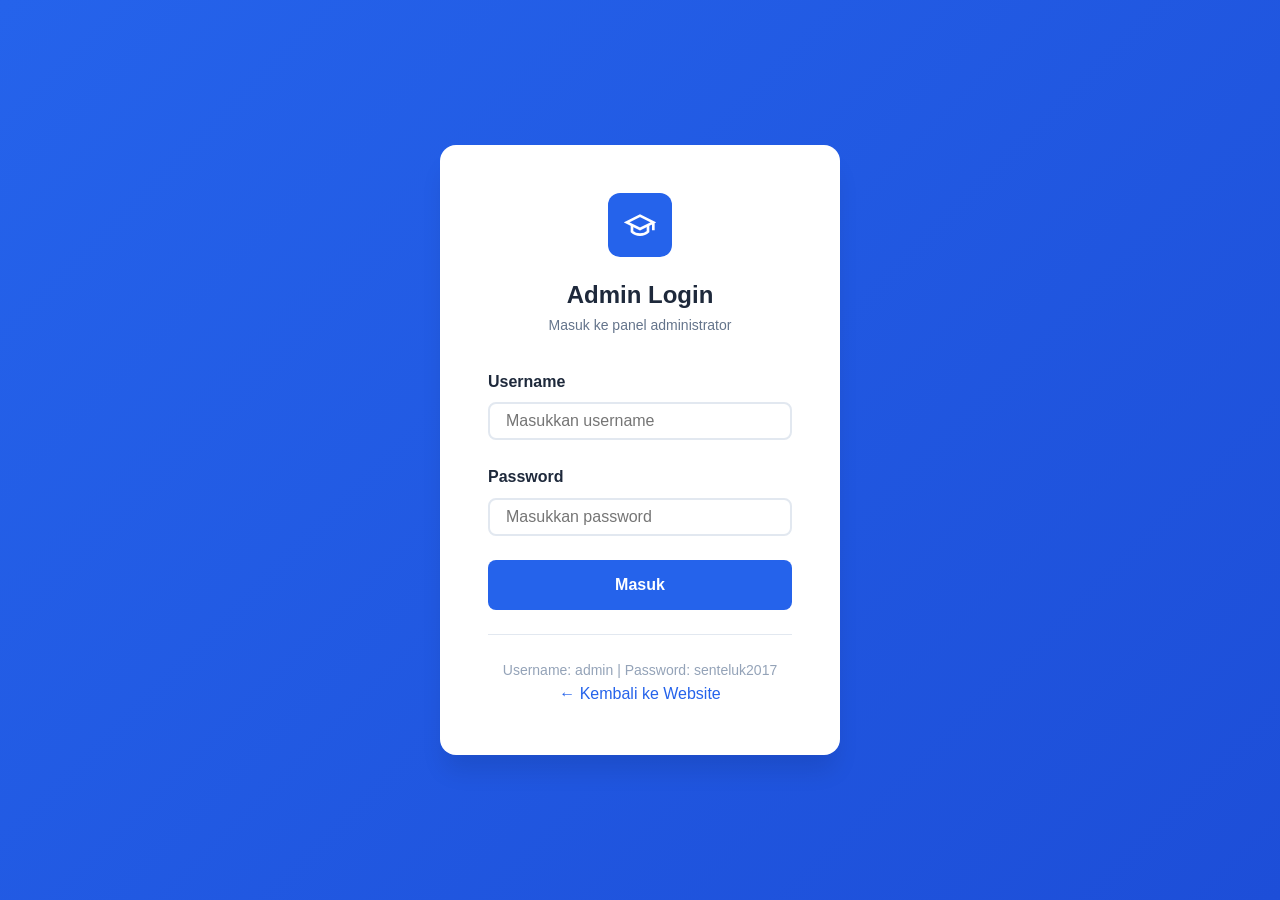
<file: admin/login.html>
<!DOCTYPE html>
<html lang="id" data-theme="light">
<head>
  <meta charset="UTF-8">
  <meta name="viewport" content="width=device-width, initial-scale=1.0">
  <title>Login Admin - Alumni SDN 1 Senteluk 2017</title>
  
  <link rel="icon" type="image/png" href="../assets/img/logo/logo.png">
  <link rel="stylesheet" href="../assets/css/style.css">
  <link rel="stylesheet" href="../assets/css/admin.css">
</head>
<body>
  <!-- Login Page -->
  <div class="admin-login">
    <div class="admin-login-container">
      <div class="admin-login-card">
        <div class="admin-login-header">
          <div class="admin-login-logo">
            <svg viewBox="0 0 24 24" fill="none" stroke="currentColor" stroke-width="2">
              <path d="M22 10v6M2 10l10-5 10 5-10 5z"></path>
              <path d="M6 12v5c3 3 9 3 12 0v-5"></path>
            </svg>
          </div>
          <h1 class="admin-login-title">Admin Login</h1>
          <p class="admin-login-subtitle">Masuk ke panel administrator</p>
        </div>
        
        <form class="admin-login-form" id="login-form">
          <div class="form-group">
            <label class="form-label" for="username">Username</label>
            <input type="text" id="username" class="form-input" placeholder="Masukkan username" required>
          </div>
          
          <div class="form-group">
            <label class="form-label" for="password">Password</label>
            <input type="password" id="password" class="form-input" placeholder="Masukkan password" required>
          </div>
          
          <div id="login-error" class="alert alert-error" style="display: none;"></div>
          
          <button type="submit" class="btn btn-primary btn-lg">
            Masuk
          </button>
        </form>
        
        <div class="admin-login-footer">
          <p>Username: admin | Password: senteluk2017</p>
          <a href="../index.html">&larr; Kembali ke Website</a>
        </div>
      </div>
    </div>
  </div>

  <!-- Scripts -->
  <script src="../assets/js/main.js"></script>
  <script src="../assets/js/admin.js"></script>
</body>
</html>
</file>
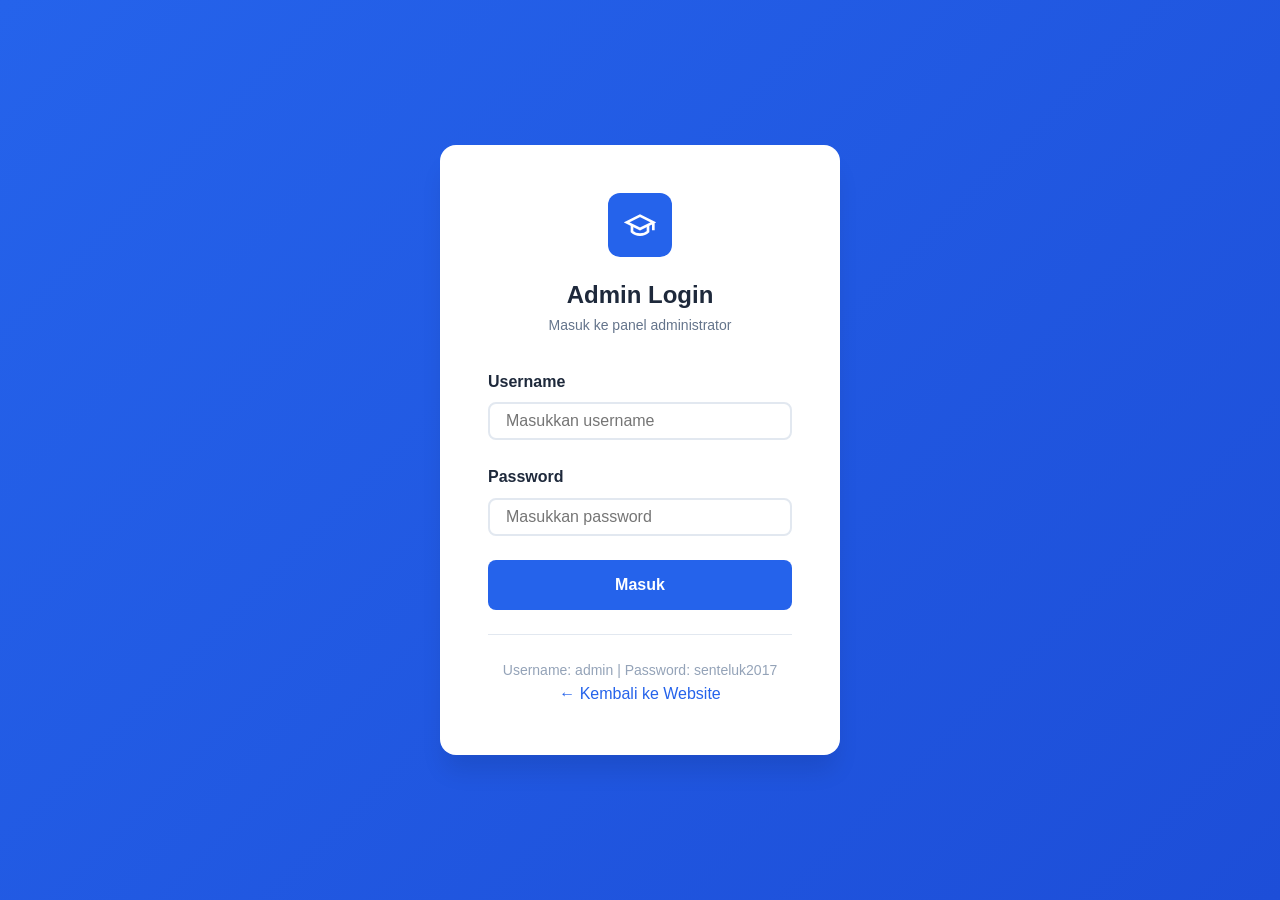
<file: admin/settings.html>
<!DOCTYPE html>
<html lang="id" data-theme="light">
<head>
  <meta charset="UTF-8">
  <meta name="viewport" content="width=device-width, initial-scale=1.0">
  <title>Pengaturan - Admin Alumni SDN 1 Senteluk 2017</title>
  
  <link rel="icon" type="image/png" href="../assets/img/logo/logo.png">
  <link rel="stylesheet" href="../assets/css/style.css">
  <link rel="stylesheet" href="../assets/css/admin.css">
</head>
<body>
  <div class="admin-layout">
    <!-- Sidebar Overlay (for mobile) -->
    <div class="sidebar-overlay" id="sidebar-overlay"></div>
    
    <!-- Sidebar -->
    <aside class="admin-sidebar" id="admin-sidebar">
      <div class="admin-sidebar-header">
        <a href="dashboard.html" class="admin-logo">
          <div class="admin-logo-icon">
            <svg viewBox="0 0 24 24" width="20" height="20" fill="none" stroke="currentColor" stroke-width="2">
              <path d="M22 10v6M2 10l10-5 10 5-10 5z"></path>
              <path d="M6 12v5c3 3 9 3 12 0v-5"></path>
            </svg>
          </div>
          <span>Admin Panel</span>
        </a>
      </div>
      
      <div class="admin-sidebar-menu">
        <div class="admin-menu-section">
          <div class="admin-menu-section-title">Menu</div>
          <a href="dashboard.html" class="admin-menu-item">
            <svg viewBox="0 0 24 24" fill="none" stroke="currentColor" stroke-width="2">
              <rect x="3" y="3" width="7" height="7"></rect>
              <rect x="14" y="3" width="7" height="7"></rect>
              <rect x="14" y="14" width="7" height="7"></rect>
              <rect x="3" y="14" width="7" height="7"></rect>
            </svg>
            <span>Dashboard</span>
          </a>
          <a href="alumni.html" class="admin-menu-item">
            <svg viewBox="0 0 24 24" fill="none" stroke="currentColor" stroke-width="2">
              <path d="M17 21v-2a4 4 0 0 0-4-4H5a4 4 0 0 0-4 4v2"></path>
              <circle cx="9" cy="7" r="4"></circle>
              <path d="M23 21v-2a4 4 0 0 0-3-3.87"></path>
              <path d="M16 3.13a4 4 0 0 1 0 7.75"></path>
            </svg>
            <span>Kelola Alumni</span>
          </a>
          <a href="agenda.html" class="admin-menu-item">
            <svg viewBox="0 0 24 24" fill="none" stroke="currentColor" stroke-width="2">
              <rect x="3" y="4" width="18" height="18" rx="2" ry="2"></rect>
              <line x1="16" y1="2" x2="16" y2="6"></line>
              <line x1="8" y1="2" x2="8" y2="6"></line>
              <line x1="3" y1="10" x2="21" y2="10"></line>
            </svg>
            <span>Kelola Agenda</span>
          </a>
          <a href="galeri.html" class="admin-menu-item">
            <svg viewBox="0 0 24 24" fill="none" stroke="currentColor" stroke-width="2">
              <rect x="3" y="3" width="18" height="18" rx="2" ry="2"></rect>
              <circle cx="8.5" cy="8.5" r="1.5"></circle>
              <polyline points="21 15 16 10 5 21"></polyline>
            </svg>
            <span>Kelola Galeri</span>
          </a>
          <a href="settings.html" class="admin-menu-item active">
            <svg viewBox="0 0 24 24" fill="none" stroke="currentColor" stroke-width="2">
              <circle cx="12" cy="12" r="3"></circle>
              <path d="M19.4 15a1.65 1.65 0 0 0 .33 1.82l.06.06a2 2 0 0 1 0 2.83 2 2 0 0 1-2.83 0l-.06-.06a1.65 1.65 0 0 0-1.82-.33 1.65 1.65 0 0 0-1 1.51V21a2 2 0 0 1-2 2 2 2 0 0 1-2-2v-.09A1.65 1.65 0 0 0 9 19.4a1.65 1.65 0 0 0-1.82.33l-.06.06a2 2 0 0 1-2.83 0 2 2 0 0 1 0-2.83l.06-.06a1.65 1.65 0 0 0 .33-1.82 1.65 1.65 0 0 0-1.51-1H3a2 2 0 0 1-2-2 2 2 0 0 1 2-2h.09A1.65 1.65 0 0 0 4.6 9a1.65 1.65 0 0 0-.33-1.82l-.06-.06a2 2 0 0 1 0-2.83 2 2 0 0 1 2.83 0l.06.06a1.65 1.65 0 0 0 1.82.33H9a1.65 1.65 0 0 0 1-1.51V3a2 2 0 0 1 2-2 2 2 0 0 1 2 2v.09a1.65 1.65 0 0 0 1 1.51 1.65 1.65 0 0 0 1.82-.33l.06-.06a2 2 0 0 1 2.83 0 2 2 0 0 1 0 2.83l-.06.06a1.65 1.65 0 0 0-.33 1.82V9a1.65 1.65 0 0 0 1.51 1H21a2 2 0 0 1 2 2 2 2 0 0 1-2 2h-.09a1.65 1.65 0 0 0-1.51 1z"></path>
            </svg>
            <span>Pengaturan</span>
          </a>
        </div>
      </div>
      
      <div class="admin-sidebar-footer">
        <div class="admin-user">
          <div class="admin-user-avatar">A</div>
          <div class="admin-user-info">
            <div class="admin-user-name">Admin</div>
            <div class="admin-user-role">Administrator</div>
          </div>
          <a href="#" id="logout-btn" title="Logout">
            <svg viewBox="0 0 24 24" width="20" height="20" fill="none" stroke="currentColor" stroke-width="2">
              <path d="M9 21H5a2 2 0 0 1-2-2V5a2 2 0 0 1 2-2h4"></path>
              <polyline points="16 17 21 12 16 7"></polyline>
              <line x1="21" y1="12" x2="9" y2="12"></line>
            </svg>
          </a>
        </div>
      </div>
    </aside>

    <!-- Main Content -->
    <main class="admin-main">
      <header class="admin-header">
        <div class="admin-header-left">
          <button class="admin-toggle" id="admin-toggle">
            <svg viewBox="0 0 24 24" fill="none" stroke="currentColor" stroke-width="2">
              <line x1="3" y1="12" x2="21" y2="12"></line>
              <line x1="3" y1="6" x2="21" y2="6"></line>
              <line x1="3" y1="18" x2="21" y2="18"></line>
            </svg>
          </button>
          <div class="admin-breadcrumb">
            <a href="dashboard.html">Admin</a>
            <span>/</span>
            <span class="current">Pengaturan</span>
          </div>
        </div>
        
        <div class="admin-header-right">
          <button class="theme-toggle" title="Toggle Dark Mode">
            <svg viewBox="0 0 24 24" fill="none" stroke="currentColor" stroke-width="2">
              <circle cx="12" cy="12" r="5"></circle>
              <line x1="12" y1="1" x2="12" y2="3"></line>
              <line x1="12" y1="21" x2="12" y2="23"></line>
              <line x1="4.22" y1="4.22" x2="5.64" y2="5.64"></line>
              <line x1="18.36" y1="18.36" x2="19.78" y2="19.78"></line>
              <line x1="1" y1="12" x2="3" y2="12"></line>
              <line x1="21" y1="12" x2="23" y2="12"></line>
              <line x1="4.22" y1="19.78" x2="5.64" y2="18.36"></line>
              <line x1="18.36" y1="5.64" x2="19.78" y2="4.22"></line>
            </svg>
          </button>
        </div>
      </header>

      <div class="admin-content" id="admin-settings">
        <div class="admin-page-header">
          <h1 class="admin-page-title">Pengaturan Website</h1>
          <p class="admin-page-subtitle">Kelola pengaturan umum website</p>
        </div>

        <!-- Cloud Sync Section -->
        <div class="settings-section" style="margin-bottom: 24px;">
          <h3 class="settings-section-title">
            <svg viewBox="0 0 24 24" width="20" height="20" fill="none" stroke="currentColor" stroke-width="2" style="vertical-align: middle; margin-right: 8px;">
              <path d="M18 10h-1.26A8 8 0 1 0 9 20h9a5 5 0 0 0 0-10z"></path>
            </svg>
            Cloud Sync (JSONBin.io)
            <span id="cloud-sync-status" class="cloud-status-badge inactive">Tidak Aktif</span>
          </h3>
          
          <div class="admin-form-group">
            <label class="admin-form-label">Password Admin</label>
            <input type="password" id="setting-admin-password" class="admin-form-input" placeholder="Masukkan password untuk update">
            <small style="color: var(--text-secondary); font-size: 12px;">Masukkan password "update" untuk menyimpan konfigurasi cloud</small>
          </div>
          
          <div class="admin-form-group">
            <label class="admin-form-label">BIN_ID</label>
            <input type="text" id="setting-bin-id" class="admin-form-input" placeholder="Contoh: 69b119d4d746013455b0a8bc" value="69b119d4d746013455b0a8bc">
            <small style="color: var(--text-secondary); font-size: 12px;">ID dari JSONBin yang dibuat di jsonbin.io</small>
          </div>
          
          <div class="admin-form-group">
            <label class="admin-form-label">API_KEY</label>
            <input type="password" id="setting-api-key" class="admin-form-input" placeholder="Masukkan API Key Anda" value="$2a$10$xbBrXLenPoHz1D/q8sX8N.xMlSJ.gmy5W1SXUfduj1LgkxU.RIDce">
            <small style="color: var(--text-secondary); font-size: 12px;">Secret Key dari JSONBin (dimulai dengan $2a$...)</small>
          </div>
          
          <div class="admin-form-actions" style="gap: 10px; margin-top: 16px;">
            <button type="button" id="test-connection-btn" class="btn btn-secondary">
              <svg viewBox="0 0 24 24" width="16" height="16" fill="none" stroke="currentColor" stroke-width="2" style="vertical-align: middle; margin-right: 4px;">
                <path d="M22 11.08V12a10 10 0 1 1-5.93-9.14"></path>
                <polyline points="22 4 12 14.01 9 11.01"></polyline>
              </svg>
              Test Koneksi
            </button>
            <button type="submit" form="settings-form" class="btn btn-primary">Simpan Konfigurasi</button>
          </div>
          
          <div id="connection-result" class="connection-result" style="display: none; margin-top: 12px;"></div>
          
          <!-- Guide Card -->
          <div class="guide-card" style="margin-top: 20px; padding: 16px; background: var(--bg-secondary); border-radius: 8px; border-left: 4px solid #2196F3;">
            <h4 style="margin: 0 0 12px 0; font-size: 14px; color: #2196F3;">
              <svg viewBox="0 0 24 24" width="16" height="16" fill="none" stroke="currentColor" stroke-width="2" style="vertical-align: middle; margin-right: 4px;">
                <circle cx="12" cy="12" r="10"></circle>
                <line x1="12" y1="16" x2="12" y2="12"></line>
                <line x1="12" y1="8" x2="12.01" y2="8"></line>
              </svg>
              Cara Membuat Bin Baru di JSONBin.io
            </h4>
            <ol style="margin: 0; padding-left: 20px; font-size: 13px; line-height: 1.6; color: var(--text-secondary);">
              <li>Kunjungi <a href="https://jsonbin.io" target="_blank" style="color: #2196F3;">jsonbin.io</a> dan buat akun (atau login)</li>
              <li>Klik tombol "Create New Bin" untuk membuat bin baru</li>
              <li>Isi nama bin (opsional) dan klik "Create Bin"</li>
              <li>Di halaman bin, klik icon "Secret Key" untuk melihat API Key Anda</li>
              <li>Salin BIN_ID dari URL (contoh: jsonbin.io/<b>69b119d4d746013455b0a8bc</b>/...) dan API Key</li>
              <li>Isi formulir di atas dengan BIN_ID dan API_KEY tersebut</li>
            </ol>
          </div>
        </div>

        <form id="settings-form">
          <div class="settings-grid">
            <div class="settings-section">
              <h3 class="settings-section-title">Informasi Website</h3>
              <div class="admin-form-group">
                <label class="admin-form-label">Nama Website</label>
                <input type="text" id="setting-nama" class="admin-form-input" placeholder="Alumni SDN 1 Senteluk 2017">
              </div>
              <div class="admin-form-group">
                <label class="admin-form-label">Tagline</label>
                <input type="text" id="setting-tagline" class="admin-form-input" placeholder="Membangun Silaturrahmi">
              </div>
            </div>
            
            <div class="settings-section">
              <h3 class="settings-section-title">Kontak</h3>
              <div class="admin-form-group">
                <label class="admin-form-label">Email</label>
                <input type="email" id="setting-email" class="admin-form-input" placeholder="email@example.com">
              </div>
              <div class="admin-form-group">
                <label class="admin-form-label">WhatsApp</label>
                <input type="text" id="setting-whatsapp" class="admin-form-input" placeholder="+6281234567890">
              </div>
              <div class="admin-form-group">
                <label class="admin-form-label">Instagram</label>
                <input type="text" id="setting-instagram" class="admin-form-input" placeholder="@alumnisdn1senteluk2017">
              </div>
            </div>
          </div>
          
          <div class="admin-form-actions">
            <button type="submit" class="btn btn-primary">Simpan Pengaturan</button>
          </div>
        </form>
      </div>
    </main>
  </div>

  <!-- Scripts -->
  <script src="../assets/js/main.js"></script>
  <script src="../assets/js/sync.js"></script>
  <script src="../assets/js/admin.js"></script>
</body>
</html>
</file>
<file: assets/css/style.css>
/* ========================================
   Alumni SDN 1 Senteluk 2017 - Main Styles
   ======================================== */

/* CSS Variables - Light Mode (Default) */
:root {
  /* Colors */
  --primary-color: #2563eb;
  --primary-dark: #1d4ed8;
  --primary-light: #3b82f6;
  --secondary-color: #10b981;
  --accent-color: #f59e0b;
  
  /* Background */
  --bg-primary: #ffffff;
  --bg-secondary: #f8fafc;
  --bg-card: #ffffff;
  --bg-navbar: rgba(255, 255, 255, 0.95);
  
  /* Text */
  --text-primary: #1e293b;
  --text-secondary: #64748b;
  --text-light: #94a3b8;
  --text-inverse: #ffffff;
  
  /* Border */
  --border-color: #e2e8f0;
  --border-light: #f1f5f9;
  
  /* Shadows */
  --shadow-sm: 0 1px 2px rgba(0, 0, 0, 0.05);
  --shadow-md: 0 4px 6px -1px rgba(0, 0, 0, 0.1);
  --shadow-lg: 0 10px 15px -3px rgba(0, 0, 0, 0.1);
  --shadow-xl: 0 20px 25px -5px rgba(0, 0, 0, 0.1);
  
  /* Spacing */
  --spacing-xs: 0.25rem;
  --spacing-sm: 0.5rem;
  --spacing-md: 1rem;
  --spacing-lg: 1.5rem;
  --spacing-xl: 2rem;
  --spacing-2xl: 3rem;
  --spacing-3xl: 4rem;
  
  /* Border Radius */
  --radius-sm: 0.375rem;
  --radius-md: 0.5rem;
  --radius-lg: 0.75rem;
  --radius-xl: 1rem;
  --radius-2xl: 1.5rem;
  --radius-full: 9999px;
  
  /* Transitions */
  --transition-fast: 150ms ease;
  --transition-normal: 250ms ease;
  --transition-slow: 350ms ease;
  
  /* Container */
  --container-max: 1200px;
  --container-padding: 1rem;
  
  /* Navbar */
  --navbar-height: 70px;
}

/* Dark Mode */
[data-theme="dark"] {
  --bg-primary: #0f172a;
  --bg-secondary: #1e293b;
  --bg-card: #1e293b;
  --bg-navbar: rgba(15, 23, 42, 0.95);
  
  --text-primary: #f1f5f9;
  --text-secondary: #94a3b8;
  --text-light: #64748b;
  
  --border-color: #334155;
  --border-light: #1e293b;
  
  --shadow-sm: 0 1px 2px rgba(0, 0, 0, 0.3);
  --shadow-md: 0 4px 6px -1px rgba(0, 0, 0, 0.4);
  --shadow-lg: 0 10px 15px -3px rgba(0, 0, 0, 0.4);
  --shadow-xl: 0 20px 25px -5px rgba(0, 0, 0, 0.4);
}

/* ========================================
   Reset & Base Styles
   ======================================== */
*, *::before, *::after {
  box-sizing: border-box;
  margin: 0;
  padding: 0;
}

html {
  scroll-behavior: smooth;
  font-size: 16px;
}

body {
  font-family: 'Segoe UI', -apple-system, BlinkMacSystemFont, 'Roboto', 'Oxygen', 'Ubuntu', sans-serif;
  line-height: 1.6;
  color: var(--text-primary);
  background-color: var(--bg-primary);
  transition: background-color var(--transition-normal), color var(--transition-normal);
  min-height: 100vh;
}

/* ========================================
   Typography
   ======================================== */
h1, h2, h3, h4, h5, h6 {
  font-weight: 700;
  line-height: 1.2;
  color: var(--text-primary);
  margin-bottom: var(--spacing-md);
}

h1 { font-size: 2.5rem; }
h2 { font-size: 2rem; }
h3 { font-size: 1.5rem; }
h4 { font-size: 1.25rem; }
h5 { font-size: 1.125rem; }
h6 { font-size: 1rem; }

p {
  margin-bottom: var(--spacing-md);
  color: var(--text-secondary);
}

a {
  color: var(--primary-color);
  text-decoration: none;
  transition: color var(--transition-fast);
}

a:hover {
  color: var(--primary-dark);
}

.text-center { text-align: center; }
.text-left { text-align: left; }
.text-right { text-align: right; }

/* ========================================
   Layout
   ======================================== */
.container {
  max-width: var(--container-max);
  margin: 0 auto;
  padding: 0 var(--container-padding);
}

.section {
  padding: var(--spacing-3xl) 0;
}

.section-title {
  text-align: center;
  margin-bottom: var(--spacing-2xl);
  position: relative;
}

.section-title::after {
  content: '';
  display: block;
  width: 60px;
  height: 4px;
  background: var(--primary-color);
  margin: var(--spacing-md) auto 0;
  border-radius: var(--radius-full);
}

/* Grid System */
.grid {
  display: grid;
  gap: var(--spacing-lg);
}

.grid-2 { grid-template-columns: repeat(2, 1fr); }
.grid-3 { grid-template-columns: repeat(3, 1fr); }
.grid-4 { grid-template-columns: repeat(4, 1fr); }

@media (max-width: 1024px) {
  .grid-4 { grid-template-columns: repeat(3, 1fr); }
}

@media (max-width: 768px) {
  .grid-2, .grid-3, .grid-4 { grid-template-columns: repeat(2, 1fr); }
  h1 { font-size: 2rem; }
  h2 { font-size: 1.75rem; }
}

@media (max-width: 480px) {
  .grid-2, .grid-3, .grid-4 { grid-template-columns: 1fr; }
  h1 { font-size: 1.75rem; }
  h2 { font-size: 1.5rem; }
  .section { padding: var(--spacing-2xl) 0; }
}

/* Flexbox Utilities */
.flex { display: flex; }
.flex-col { flex-direction: column; }
.items-center { align-items: center; }
.justify-center { justify-content: center; }
.justify-between { justify-content: space-between; }
.gap-sm { gap: var(--spacing-sm); }
.gap-md { gap: var(--spacing-md); }
.gap-lg { gap: var(--spacing-lg); }
.flex-wrap { flex-wrap: wrap; }

/* ========================================
   Buttons
   ======================================== */
.btn {
  display: inline-flex;
  align-items: center;
  justify-content: center;
  gap: var(--spacing-sm);
  padding: var(--spacing-sm) var(--spacing-lg);
  font-size: 1rem;
  font-weight: 600;
  border: none;
  border-radius: var(--radius-md);
  cursor: pointer;
  transition: all var(--transition-fast);
  text-decoration: none;
}

.btn-primary {
  background: var(--primary-color);
  color: var(--text-inverse);
}

.btn-primary:hover {
  background: var(--primary-dark);
  color: var(--text-inverse);
  transform: translateY(-2px);
  box-shadow: var(--shadow-md);
}

.btn-secondary {
  background: var(--secondary-color);
  color: var(--text-inverse);
}

.btn-secondary:hover {
  background: #059669;
  transform: translateY(-2px);
}

.btn-outline {
  background: transparent;
  border: 2px solid var(--primary-color);
  color: var(--primary-color);
}

.btn-outline:hover {
  background: var(--primary-color);
  color: var(--text-inverse);
}

.btn-sm {
  padding: var(--spacing-xs) var(--spacing-md);
  font-size: 0.875rem;
}

.btn-lg {
  padding: var(--spacing-md) var(--spacing-xl);
  font-size: 1.125rem;
}

/* ========================================
   Forms
   ======================================== */
.form-group {
  margin-bottom: var(--spacing-lg);
}

.form-label {
  display: block;
  margin-bottom: var(--spacing-sm);
  font-weight: 600;
  color: var(--text-primary);
}

.form-input,
.form-select,
.form-textarea {
  width: 100%;
  padding: var(--spacing-sm) var(--spacing-md);
  font-size: 1rem;
  border: 2px solid var(--border-color);
  border-radius: var(--radius-md);
  background: var(--bg-primary);
  color: var(--text-primary);
  transition: border-color var(--transition-fast), box-shadow var(--transition-fast);
}

.form-input:focus,
.form-select:focus,
.form-textarea:focus {
  outline: none;
  border-color: var(--primary-color);
  box-shadow: 0 0 0 3px rgba(37, 99, 235, 0.1);
}

.form-textarea {
  min-height: 120px;
  resize: vertical;
}

/* ========================================
   Cards
   ======================================== */
.card {
  background: var(--bg-card);
  border-radius: var(--radius-lg);
  box-shadow: var(--shadow-md);
  overflow: hidden;
  transition: transform var(--transition-normal), box-shadow var(--transition-normal);
}

.card:hover {
  transform: translateY(-5px);
  box-shadow: var(--shadow-xl);
}

.card-body {
  padding: var(--spacing-lg);
}

.card-title {
  margin-bottom: var(--spacing-sm);
}

.card-text {
  color: var(--text-secondary);
  margin-bottom: 0;
}

/* ========================================
   Badges
   ======================================== */
.badge {
  display: inline-flex;
  align-items: center;
  padding: var(--spacing-xs) var(--spacing-sm);
  font-size: 0.75rem;
  font-weight: 600;
  border-radius: var(--radius-full);
  text-transform: uppercase;
}

.badge-primary {
  background: rgba(37, 99, 235, 0.1);
  color: var(--primary-color);
}

.badge-success {
  background: rgba(16, 185, 129, 0.1);
  color: var(--secondary-color);
}

.badge-warning {
  background: rgba(245, 158, 11, 0.1);
  color: var(--accent-color);
}

/* ========================================
   Utilities
   ======================================== */
.mt-1 { margin-top: var(--spacing-sm); }
.mt-2 { margin-top: var(--spacing-md); }
.mt-3 { margin-top: var(--spacing-lg); }
.mt-4 { margin-top: var(--spacing-xl); }

.mb-1 { margin-bottom: var(--spacing-sm); }
.mb-2 { margin-bottom: var(--spacing-md); }
.mb-3 { margin-bottom: var(--spacing-lg); }
.mb-4 { margin-bottom: var(--spacing-xl); }

.py-1 { padding-top: var(--spacing-sm); padding-bottom: var(--spacing-sm); }
.py-2 { padding-top: var(--spacing-md); padding-bottom: var(--spacing-md); }
.py-3 { padding-top: var(--spacing-lg); padding-bottom: var(--spacing-lg); }

.hidden { display: none; }
.visible { display: block; }

/* Loading Spinner */
.spinner {
  width: 40px;
  height: 40px;
  border: 4px solid var(--border-color);
  border-top-color: var(--primary-color);
  border-radius: 50%;
  animation: spin 1s linear infinite;
}

@keyframes spin {
  to { transform: rotate(360deg); }
}

/* Toast Notification */
.toast {
  position: fixed;
  bottom: 20px;
  right: 20px;
  padding: var(--spacing-md) var(--spacing-lg);
  background: var(--bg-card);
  border-radius: var(--radius-md);
  box-shadow: var(--shadow-lg);
  z-index: 1000;
  transform: translateX(calc(100% + 20px));
  transition: transform var(--transition-normal);
}

.toast.show {
  transform: translateX(0);
}

.toast.success {
  border-left: 4px solid var(--secondary-color);
}

.toast.error {
  border-left: 4px solid #ef4444;
}

/* Empty State */
.empty-state {
  text-align: center;
  padding: var(--spacing-3xl);
  color: var(--text-light);
}

.empty-state svg {
  width: 80px;
  height: 80px;
  margin-bottom: var(--spacing-lg);
  opacity: 0.5;
}

/* Modal */
.modal {
  display: none;
  position: fixed;
  top: 0;
  left: 0;
  width: 100%;
  height: 100%;
  background: rgba(0, 0, 0, 0.5);
  z-index: 1000;
  align-items: center;
  justify-content: center;
}

.modal.show {
  display: flex;
}

.modal-content {
  background: var(--bg-card);
  border-radius: var(--radius-lg);
  max-width: 500px;
  width: 90%;
  max-height: 90vh;
  overflow-y: auto;
  animation: modalSlideIn 0.3s ease;
}

@keyframes modalSlideIn {
  from {
    opacity: 0;
    transform: translateY(-20px);
  }
  to {
    opacity: 1;
    transform: translateY(0);
  }
}

.modal-header {
  padding: var(--spacing-lg);
  border-bottom: 1px solid var(--border-color);
  display: flex;
  justify-content: space-between;
  align-items: center;
}

.modal-body {
  padding: var(--spacing-lg);
}

.modal-footer {
  padding: var(--spacing-lg);
  border-top: 1px solid var(--border-color);
  display: flex;
  justify-content: flex-end;
  gap: var(--spacing-md);
}

/* ========================================
   Footer
   ======================================== */
.footer {
  background: var(--bg-secondary);
  padding: var(--spacing-2xl) 0;
  margin-top: auto;
}

.footer-content {
  display: grid;
  grid-template-columns: repeat(auto-fit, minmax(250px, 1fr));
  gap: var(--spacing-xl);
}

.footer-section h4 {
  margin-bottom: var(--spacing-md);
}

.footer-section p,
.footer-section a {
  color: var(--text-secondary);
  margin-bottom: var(--spacing-sm);
  display: block;
}

.footer-section a:hover {
  color: var(--primary-color);
}

.footer-bottom {
  text-align: center;
  padding-top: var(--spacing-xl);
  margin-top: var(--spacing-xl);
  border-top: 1px solid var(--border-color);
  color: var(--text-light);
}

/* ========================================
   Page Header
   ======================================== */
.page-header {
  background: linear-gradient(135deg, var(--primary-color), var(--primary-dark));
  padding: calc(var(--navbar-height) + var(--spacing-3xl)) 0 var(--spacing-2xl);
  color: var(--text-inverse);
  text-align: center;
}

.page-header h1 {
  color: var(--text-inverse);
  margin-bottom: var(--spacing-sm);
}

.page-header p {
  color: rgba(255, 255, 255, 0.8);
  font-size: 1.125rem;
}

/* ========================================
   Animations
   ======================================== */
.fade-in {
  animation: fadeIn 0.5s ease;
}

@keyframes fadeIn {
  from { opacity: 0; }
  to { opacity: 1; }
}

.slide-up {
  animation: slideUp 0.5s ease;
}

@keyframes slideUp {
  from {
    opacity: 0;
    transform: translateY(20px);
  }
  to {
    opacity: 1;
    transform: translateY(0);
  }
}

/* Stagger Animation */
.stagger-1 { animation-delay: 0.1s; }
.stagger-2 { animation-delay: 0.2s; }
.stagger-3 { animation-delay: 0.3s; }
.stagger-4 { animation-delay: 0.4s; }
.stagger-5 { animation-delay: 0.5s; }

/* ========================================
   Lightbox
   ======================================== */
.lightbox {
  display: none;
  position: fixed;
  top: 0;
  left: 0;
  width: 100%;
  height: 100%;
  background: rgba(0, 0, 0, 0.95);
  z-index: 2000;
  align-items: center;
  justify-content: center;
  opacity: 0;
  transition: opacity var(--transition-normal);
}

.lightbox.show {
  display: flex;
  opacity: 1;
}

.lightbox-close {
  position: absolute;
  top: 20px;
  right: 20px;
  width: 50px;
  height: 50px;
  display: flex;
  align-items: center;
  justify-content: center;
  background: rgba(255, 255, 255, 0.1);
  border: none;
  border-radius: 50%;
  color: white;
  font-size: 2rem;
  cursor: pointer;
  transition: all var(--transition-fast);
  z-index: 2001;
}

.lightbox-close:hover {
  background: rgba(255, 255, 255, 0.2);
  transform: rotate(90deg);
}

.lightbox-image {
  max-width: 90%;
  max-height: 80vh;
  object-fit: contain;
  border-radius: var(--radius-md);
  box-shadow: 0 0 50px rgba(0, 0, 0, 0.5);
}

.lightbox-caption {
  position: absolute;
  bottom: 40px;
  left: 50%;
  transform: translateX(-50%);
  text-align: center;
  color: white;
  max-width: 80%;
}

.lightbox-title {
  font-size: 1.5rem;
  font-weight: 700;
  margin-bottom: var(--spacing-sm);
  color: white;
}

.lightbox-description {
  font-size: 1rem;
  color: rgba(255, 255, 255, 0.8);
  margin-bottom: var(--spacing-xs);
}

.lightbox-date {
  font-size: 0.875rem;
  color: rgba(255, 255, 255, 0.6);
}

/* Lightbox Navigation */
.lightbox-prev,
.lightbox-next {
  position: absolute;
  top: 50%;
  transform: translateY(-50%);
  width: 50px;
  height: 50px;
  display: flex;
  align-items: center;
  justify-content: center;
  background: rgba(255, 255, 255, 0.1);
  border: none;
  border-radius: 50%;
  color: white;
  font-size: 1.5rem;
  cursor: pointer;
  transition: all var(--transition-fast);
}

.lightbox-prev {
  left: 20px;
}

.lightbox-next {
  right: 20px;
}

.lightbox-prev:hover,
.lightbox-next:hover {
  background: var(--primary-color);
}

/* Lightbox Download Button */
.lightbox-download {
  position: absolute;
  top: 20px;
  right: 80px;
  width: 50px;
  height: 50px;
  display: flex;
  align-items: center;
  justify-content: center;
  background: rgba(255, 255, 255, 0.1);
  border: none;
  border-radius: 50%;
  color: white;
  cursor: pointer;
  transition: all var(--transition-fast);
  z-index: 2001;
}

.lightbox-download:hover {
  background: var(--primary-color);
  transform: scale(1.1);
}

.lightbox-download svg {
  width: 24px;
  height: 24px;
}

/* ========================================
   Responsive Lightbox
   ======================================== */
@media (max-width: 768px) {
  .lightbox-image {
    max-width: 95%;
    max-height: 70vh;
  }
  
  .lightbox-caption {
    bottom: 20px;
    max-width: 90%;
  }
  
  .lightbox-title {
    font-size: 1.25rem;
  }
  
  .lightbox-close {
    top: 10px;
    right: 10px;
    width: 40px;
    height: 40px;
    font-size: 1.5rem;
  }
  
  .lightbox-prev,
  .lightbox-next {
    width: 40px;
    height: 40px;
  }
  
  .lightbox-prev {
    left: 10px;
  }
  
  .lightbox-next {
    right: 10px;
  }
}

/* ========================================
   Rainbow Text Animation
   ======================================== */
.rainbow-text {
  font-size: 4rem;
  font-weight: bold;
  background: linear-gradient(
    to right,
    #ff0000,
    #ff7f00,
    #ffff00,
    #00ff00,
    #0000ff,
    #4b0082,
    #9400d3
  );
  background-size: 200% auto;
  -webkit-background-clip: text;
  background-clip: text;
  -webkit-text-fill-color: transparent;
  animation: rainbow 3s linear infinite;
  text-align: center;
}

@keyframes rainbow {
  0% {
    background-position: 0% center;
  }
  100% {
    background-position: 200% center;
  }
}

@media (max-width: 768px) {
  .rainbow-text {
    font-size: 2.5rem;
  }
}
</file>
<file: assets/css/navbar.css>
/* ========================================
   Navbar Styles
   ======================================== */

.navbar {
  position: fixed;
  top: 0;
  left: 0;
  right: 0;
  height: var(--navbar-height);
  background: var(--bg-navbar);
  backdrop-filter: blur(10px);
  z-index: 100;
  transition: all var(--transition-normal);
  box-shadow: var(--shadow-sm);
}

.navbar.scrolled {
  box-shadow: var(--shadow-md);
}

.navbar-container {
  max-width: var(--container-max);
  margin: 0 auto;
  padding: 0 var(--container-padding);
  height: 100%;
  display: flex;
  align-items: center;
  justify-content: space-between;
}

/* Logo */
.navbar-logo {
  display: flex;
  align-items: center;
  gap: var(--spacing-sm);
  font-size: 1.25rem;
  font-weight: 700;
  color: var(--text-primary);
  text-decoration: none;
}

.navbar-logo img {
  height: 40px;
  width: auto;
}

.navbar-logo:hover {
  color: var(--primary-color);
}

/* Navigation Links */
.navbar-menu {
  display: flex;
  align-items: center;
  gap: var(--spacing-xl);
  list-style: none;
}

.navbar-link {
  position: relative;
  color: var(--text-secondary);
  font-weight: 500;
  padding: var(--spacing-sm) 0;
  transition: color var(--transition-fast);
  text-decoration: none;
}

.navbar-link::after {
  content: '';
  position: absolute;
  bottom: 0;
  left: 0;
  width: 0;
  height: 2px;
  background: var(--primary-color);
  transition: width var(--transition-fast);
}

.navbar-link:hover,
.navbar-link.active {
  color: var(--primary-color);
}

.navbar-link:hover::after,
.navbar-link.active::after {
  width: 100%;
}

/* Navbar Actions */
.navbar-actions {
  display: flex;
  align-items: center;
  gap: var(--spacing-md);
}

/* Theme Toggle */
.theme-toggle {
  display: flex;
  align-items: center;
  justify-content: center;
  width: 40px;
  height: 40px;
  border: none;
  background: var(--bg-secondary);
  border-radius: var(--radius-full);
  cursor: pointer;
  transition: all var(--transition-fast);
}

.theme-toggle:hover {
  background: var(--primary-color);
  color: var(--text-inverse);
}

.theme-toggle svg {
  width: 20px;
  height: 20px;
  color: var(--text-primary);
  transition: color var(--transition-fast);
}

.theme-toggle:hover svg {
  color: var(--text-inverse);
}

/* Mobile Menu Button */
.navbar-toggle {
  display: none;
  flex-direction: column;
  gap: 5px;
  padding: var(--spacing-sm);
  background: none;
  border: none;
  cursor: pointer;
}

.navbar-toggle span {
  display: block;
  width: 25px;
  height: 2px;
  background: var(--text-primary);
  transition: all var(--transition-fast);
}

.navbar-toggle.active span:nth-child(1) {
  transform: rotate(45deg) translate(5px, 5px);
}

.navbar-toggle.active span:nth-child(2) {
  opacity: 0;
}

.navbar-toggle.active span:nth-child(3) {
  transform: rotate(-45deg) translate(5px, -5px);
}

/* ========================================
   Responsive Navbar
   ======================================== */
@media (max-width: 768px) {
  .navbar-toggle {
    display: flex;
  }

  .navbar-menu {
    position: fixed;
    top: var(--navbar-height);
    left: 0;
    right: 0;
    background: var(--bg-navbar);
    flex-direction: column;
    padding: var(--spacing-lg);
    gap: var(--spacing-md);
    box-shadow: var(--shadow-lg);
    transform: translateY(-100%);
    opacity: 0;
    visibility: hidden;
    transition: all var(--transition-normal);
  }

  .navbar-menu.active {
    transform: translateY(0);
    opacity: 1;
    visibility: visible;
  }

  .navbar-link {
    padding: var(--spacing-sm) 0;
    width: 100%;
    text-align: center;
  }
}

/* ========================================
   Hero Section
   ======================================== */
.hero {
  position: relative;
  min-height: 100vh;
  display: flex;
  align-items: center;
  padding-top: var(--navbar-height);
  overflow: hidden;
}

.hero-background {
  position: absolute;
  top: 0;
  left: 0;
  right: 0;
  bottom: 0;
  background: linear-gradient(135deg, var(--primary-color) 0%, var(--primary-dark) 100%);
  z-index: -2;
}

.hero-pattern {
  position: absolute;
  top: 0;
  left: 0;
  right: 0;
  bottom: 0;
  background-image: url("data:image/svg+xml,%3Csvg width='60' height='60' viewBox='0 0 60 60' xmlns='http://www.w3.org/2000/svg'%3E%3Cg fill='none' fill-rule='evenodd'%3E%3Cg fill='%23ffffff' fill-opacity='0.05'%3E%3Cpath d='M36 34v-4h-2v4h-4v2h4v4h2v-4h4v-2h-4zm0-30V0h-2v4h-4v2h4v4h2V6h4V4h-4zM6 34v-4H4v4H0v2h4v4h2v-4h4v-2H6zM6 4V0H4v4H0v2h4v4h2V6h4V4H6z'/%3E%3C/g%3E%3C/g%3E%3C/svg%3E");
  z-index: -1;
}

.hero-content {
  max-width: var(--container-max);
  margin: 0 auto;
  padding: 0 var(--container-padding);
  display: grid;
  grid-template-columns: 1fr 1fr;
  gap: var(--spacing-3xl);
  align-items: center;
}

.hero-text h1 {
  font-size: 3.5rem;
  color: var(--text-inverse);
  margin-bottom: var(--spacing-lg);
  line-height: 1.1;
}

.hero-text p {
  font-size: 1.25rem;
  color: rgba(255, 255, 255, 0.9);
  margin-bottom: var(--spacing-xl);
}

.hero-buttons {
  display: flex;
  gap: var(--spacing-md);
  flex-wrap: wrap;
}

.hero-buttons .btn {
  padding: var(--spacing-md) var(--spacing-xl);
}

.hero-buttons .btn-primary {
  background: var(--text-inverse);
  color: var(--primary-color);
}

.hero-buttons .btn-primary:hover {
  background: var(--bg-secondary);
  color: var(--primary-dark);
}

.hero-buttons .btn-outline {
  border-color: var(--text-inverse);
  color: var(--text-inverse);
}

.hero-buttons .btn-outline:hover {
  background: var(--text-inverse);
  color: var(--primary-color);
}

.hero-image {
  position: relative;
}

.hero-image img {
  width: 100%;
  border-radius: var(--radius-2xl);
  box-shadow: var(--shadow-xl);
}

.hero-stats {
  display: grid;
  grid-template-columns: repeat(3, 1fr);
  gap: var(--spacing-lg);
  margin-top: var(--spacing-2xl);
  padding-top: var(--spacing-xl);
  border-top: 1px solid rgba(255, 255, 255, 0.2);
}

.hero-stat {
  text-align: center;
}

.hero-stat-number {
  font-size: 2.5rem;
  font-weight: 700;
  color: var(--text-inverse);
}

.hero-stat-label {
  color: rgba(255, 255, 255, 0.8);
  font-size: 0.875rem;
}

/* ========================================
   Responsive Hero
   ======================================== */
@media (max-width: 1024px) {
  .hero-content {
    grid-template-columns: 1fr;
    text-align: center;
  }

  .hero-text h1 {
    font-size: 2.5rem;
  }

  .hero-buttons {
    justify-content: center;
  }

  .hero-stats {
    justify-content: center;
  }

  .hero-image {
    max-width: 500px;
    margin: 0 auto;
  }
}

@media (max-width: 768px) {
  .hero-text h1 {
    font-size: 2rem;
  }

  .hero-text p {
    font-size: 1rem;
  }

  .hero-stat-number {
    font-size: 2rem;
  }
}

/* ========================================
   Features Section
   ======================================== */
.features {
  padding: var(--spacing-3xl) 0;
  background: var(--bg-secondary);
}

.features-grid {
  display: grid;
  grid-template-columns: repeat(auto-fit, minmax(280px, 1fr));
  gap: var(--spacing-xl);
}

.feature-card {
  background: var(--bg-card);
  padding: var(--spacing-xl);
  border-radius: var(--radius-lg);
  text-align: center;
  box-shadow: var(--shadow-md);
  transition: all var(--transition-normal);
}

.feature-card:hover {
  transform: translateY(-10px);
  box-shadow: var(--shadow-xl);
}

.feature-icon {
  width: 70px;
  height: 70px;
  display: flex;
  align-items: center;
  justify-content: center;
  margin: 0 auto var(--spacing-lg);
  background: linear-gradient(135deg, var(--primary-color), var(--primary-light));
  border-radius: var(--radius-full);
}

.feature-icon svg {
  width: 32px;
  height: 32px;
  color: var(--text-inverse);
}

.feature-card h3 {
  margin-bottom: var(--spacing-sm);
}

.feature-card p {
  margin-bottom: 0;
}
</file>
<file: assets/css/cards.css>
/* ========================================
   Card Styles
   ======================================== */

/* ========================================
   Alumni Card
   ======================================== */
.alumni-grid {
  display: grid;
  grid-template-columns: repeat(4, 1fr);
  gap: var(--spacing-lg);
}

@media (max-width: 1024px) {
  .alumni-grid {
    grid-template-columns: repeat(3, 1fr);
  }
}

@media (max-width: 768px) {
  .alumni-grid {
    grid-template-columns: repeat(2, 1fr);
  }
}

@media (max-width: 480px) {
  .alumni-grid {
    grid-template-columns: 1fr;
  }
}

.alumni-card {
  background: var(--bg-card);
  border-radius: var(--radius-lg);
  overflow: hidden;
  box-shadow: var(--shadow-md);
  transition: all var(--transition-normal);
}

.alumni-card:hover {
  transform: translateY(-8px);
  box-shadow: var(--shadow-xl);
}

.alumni-card-image {
  position: relative;
  width: 100%;
  padding-top: 100%;
  overflow: hidden;
  background: var(--bg-secondary);
}

.alumni-card-image img {
  position: absolute;
  top: 0;
  left: 0;
  width: 100%;
  height: 100%;
  object-fit: cover;
  transition: transform var(--transition-normal);
}

.alumni-card:hover .alumni-card-image img {
  transform: scale(1.1);
}

.alumni-card-image .default-avatar {
  position: absolute;
  top: 0;
  left: 0;
  width: 100%;
  height: 100%;
  display: flex;
  align-items: center;
  justify-content: center;
  background: linear-gradient(135deg, var(--primary-color), var(--primary-light));
}

.alumni-card-image .default-avatar svg {
  width: 50%;
  height: 50%;
  color: var(--text-inverse);
  opacity: 0.8;
}

.alumni-card-body {
  padding: var(--spacing-lg);
  text-align: center;
}

.alumni-card-name {
  font-size: 1.125rem;
  font-weight: 700;
  margin-bottom: var(--spacing-xs);
  color: var(--text-primary);
}

.alumni-card-job {
  color: var(--text-secondary);
  font-size: 0.875rem;
  margin-bottom: var(--spacing-md);
}

.alumni-card-actions {
  display: flex;
  gap: var(--spacing-sm);
  justify-content: center;
}

.alumni-card-actions .btn {
  padding: var(--spacing-xs) var(--spacing-sm);
  font-size: 0.75rem;
}

/* ========================================
   Agenda Card
   ======================================== */
.agenda-grid {
  display: grid;
  grid-template-columns: repeat(auto-fill, minmax(320px, 1fr));
  gap: var(--spacing-lg);
}

.agenda-card {
  background: var(--bg-card);
  border-radius: var(--radius-lg);
  overflow: hidden;
  box-shadow: var(--shadow-md);
  transition: all var(--transition-normal);
  display: flex;
  flex-direction: column;
}

.agenda-card:hover {
  transform: translateY(-8px);
  box-shadow: var(--shadow-xl);
}

.agenda-card-header {
  position: relative;
  padding: var(--spacing-lg);
  background: linear-gradient(135deg, var(--primary-color), var(--primary-dark));
  color: var(--text-inverse);
}

.agenda-card-date {
  display: inline-flex;
  align-items: center;
  gap: var(--spacing-sm);
  font-size: 0.875rem;
  opacity: 0.9;
  margin-bottom: var(--spacing-sm);
}

.agenda-card-date svg {
  width: 16px;
  height: 16px;
}

.agenda-card-title {
  font-size: 1.25rem;
  font-weight: 700;
  margin-bottom: 0;
  color: var(--text-inverse);
}

.agenda-card-badge {
  position: absolute;
  top: var(--spacing-lg);
  right: var(--spacing-lg);
  background: rgba(255, 255, 255, 0.2);
  padding: var(--spacing-xs) var(--spacing-sm);
  border-radius: var(--radius-full);
  font-size: 0.75rem;
  font-weight: 600;
}

.agenda-card-body {
  padding: var(--spacing-lg);
  flex: 1;
}

.agenda-card-description {
  color: var(--text-secondary);
  margin-bottom: var(--spacing-md);
  font-size: 0.9375rem;
  line-height: 1.6;
}

.agenda-card-info {
  display: flex;
  flex-direction: column;
  gap: var(--spacing-sm);
  padding-top: var(--spacing-md);
  border-top: 1px solid var(--border-color);
}

.agenda-card-info-item {
  display: flex;
  align-items: center;
  gap: var(--spacing-sm);
  color: var(--text-secondary);
  font-size: 0.875rem;
}

.agenda-card-info-item svg {
  width: 16px;
  height: 16px;
  color: var(--primary-color);
}

.agenda-card-footer {
  padding: var(--spacing-lg);
  border-top: 1px solid var(--border-color);
  display: flex;
  justify-content: space-between;
  align-items: center;
}

.agenda-card-actions {
  display: flex;
  gap: var(--spacing-sm);
}

/* ========================================
   Galeri Card
   ======================================== */
.galeri-grid {
  display: grid;
  grid-template-columns: repeat(4, 1fr);
  gap: var(--spacing-md);
}

@media (max-width: 1024px) {
  .galeri-grid {
    grid-template-columns: repeat(3, 1fr);
  }
}

@media (max-width: 768px) {
  .galeri-grid {
    grid-template-columns: repeat(2, 1fr);
  }
}

@media (max-width: 480px) {
  .galeri-grid {
    grid-template-columns: 1fr;
  }
}

.galeri-item {
  position: relative;
  padding-top: 100%;
  border-radius: var(--radius-lg);
  overflow: hidden;
  cursor: pointer;
  background: var(--bg-secondary);
}

.galeri-item img {
  position: absolute;
  top: 0;
  left: 0;
  width: 100%;
  height: 100%;
  object-fit: cover;
  transition: transform var(--transition-normal);
}

.galeri-item:hover img {
  transform: scale(1.1);
}

.galeri-overlay {
  position: absolute;
  top: 0;
  left: 0;
  right: 0;
  bottom: 0;
  background: linear-gradient(to top, rgba(0, 0, 0, 0.7), transparent);
  opacity: 0;
  transition: opacity var(--transition-normal);
  display: flex;
  align-items: flex-end;
  padding: var(--spacing-lg);
}

.galeri-item:hover .galeri-overlay {
  opacity: 1;
}

.galeri-overlay-text {
  color: var(--text-inverse);
}

.galeri-overlay-title {
  font-weight: 600;
  margin-bottom: var(--spacing-xs);
}

.galeri-overlay-description {
  font-size: 0.875rem;
  opacity: 0.8;
}

/* ========================================
   Album Card
   ======================================== */
.album-grid {
  display: grid;
  grid-template-columns: repeat(auto-fill, minmax(300px, 1fr));
  gap: var(--spacing-lg);
}

.album-card {
  background: var(--bg-card);
  border-radius: var(--radius-lg);
  overflow: hidden;
  box-shadow: var(--shadow-md);
  transition: all var(--transition-normal);
}

.album-card:hover {
  transform: translateY(-8px);
  box-shadow: var(--shadow-xl);
}

.album-card-cover {
  position: relative;
  height: 200px;
  overflow: hidden;
}

.album-card-cover img {
  width: 100%;
  height: 100%;
  object-fit: cover;
  transition: transform var(--transition-normal);
}

.album-card:hover .album-card-cover img {
  transform: scale(1.1);
}

.album-card-photo-count {
  position: absolute;
  bottom: var(--spacing-md);
  right: var(--spacing-md);
  background: rgba(0, 0, 0, 0.6);
  color: var(--text-inverse);
  padding: var(--spacing-xs) var(--spacing-sm);
  border-radius: var(--radius-full);
  font-size: 0.75rem;
  font-weight: 600;
}

.album-card-body {
  padding: var(--spacing-lg);
}

.album-card-title {
  font-size: 1.125rem;
  font-weight: 700;
  margin-bottom: var(--spacing-xs);
}

.album-card-date {
  color: var(--text-light);
  font-size: 0.875rem;
}

/* ========================================
   Stats Card (Dashboard)
   ======================================== */
.stats-grid {
  display: grid;
  grid-template-columns: repeat(auto-fit, minmax(240px, 1fr));
  gap: var(--spacing-lg);
  margin-bottom: var(--spacing-xl);
}

.stat-card {
  background: var(--bg-card);
  border-radius: var(--radius-lg);
  padding: var(--spacing-xl);
  display: flex;
  align-items: center;
  gap: var(--spacing-lg);
  box-shadow: var(--shadow-md);
  transition: all var(--transition-normal);
}

.stat-card:hover {
  transform: translateY(-5px);
  box-shadow: var(--shadow-lg);
}

.stat-icon {
  width: 60px;
  height: 60px;
  display: flex;
  align-items: center;
  justify-content: center;
  border-radius: var(--radius-lg);
}

.stat-icon.primary {
  background: rgba(37, 99, 235, 0.1);
  color: var(--primary-color);
}

.stat-icon.success {
  background: rgba(16, 185, 129, 0.1);
  color: var(--secondary-color);
}

.stat-icon.warning {
  background: rgba(245, 158, 11, 0.1);
  color: var(--accent-color);
}

.stat-icon svg {
  width: 28px;
  height: 28px;
}

.stat-content h3 {
  font-size: 2rem;
  font-weight: 700;
  margin-bottom: var(--spacing-xs);
  color: var(--text-primary);
}

.stat-content p {
  color: var(--text-secondary);
  font-size: 0.875rem;
  margin-bottom: 0;
}

/* ========================================
   Activity Card
   ======================================== */
.activity-card {
  background: var(--bg-card);
  border-radius: var(--radius-lg);
  padding: var(--spacing-lg);
  box-shadow: var(--shadow-md);
}

.activity-item {
  display: flex;
  gap: var(--spacing-md);
  padding: var(--spacing-md) 0;
  border-bottom: 1px solid var(--border-color);
}

.activity-item:last-child {
  border-bottom: none;
}

.activity-icon {
  width: 40px;
  height: 40px;
  display: flex;
  align-items: center;
  justify-content: center;
  border-radius: var(--radius-full);
  background: var(--bg-secondary);
  flex-shrink: 0;
}

.activity-icon svg {
  width: 20px;
  height: 20px;
  color: var(--primary-color);
}

.activity-content {
  flex: 1;
}

.activity-title {
  font-weight: 600;
  margin-bottom: var(--spacing-xs);
}

.activity-time {
  font-size: 0.75rem;
  color: var(--text-light);
}

/* ========================================
   Table Card
   ======================================== */
.table-card {
  background: var(--bg-card);
  border-radius: var(--radius-lg);
  overflow: hidden;
  box-shadow: var(--shadow-md);
}

.table-header {
  padding: var(--spacing-lg);
  border-bottom: 1px solid var(--border-color);
  display: flex;
  justify-content: space-between;
  align-items: center;
  flex-wrap: wrap;
  gap: var(--spacing-md);
}

.table-title {
  font-size: 1.25rem;
  font-weight: 700;
  margin-bottom: 0;
}

.table-responsive {
  overflow-x: auto;
}

table {
  width: 100%;
  border-collapse: collapse;
}

thead {
  background: var(--bg-secondary);
}

th {
  padding: var(--spacing-md) var(--spacing-lg);
  text-align: left;
  font-weight: 600;
  color: var(--text-secondary);
  font-size: 0.875rem;
  text-transform: uppercase;
  letter-spacing: 0.05em;
}

td {
  padding: var(--spacing-md) var(--spacing-lg);
  border-bottom: 1px solid var(--border-color);
}

tbody tr {
  transition: background var(--transition-fast);
}

tbody tr:hover {
  background: var(--bg-secondary);
}

/* ========================================
   Filter & Search
   ======================================== */
.filter-bar {
  display: flex;
  gap: var(--spacing-md);
  flex-wrap: wrap;
  margin-bottom: var(--spacing-xl);
  padding: var(--spacing-lg);
  background: var(--bg-card);
  border-radius: var(--radius-lg);
  box-shadow: var(--shadow-sm);
}

.search-box {
  flex: 1;
  min-width: 250px;
  position: relative;
}

.search-box input {
  width: 100%;
  padding: var(--spacing-sm) var(--spacing-md);
  padding-left: 40px;
  border: 2px solid var(--border-color);
  border-radius: var(--radius-md);
  background: var(--bg-primary);
  color: var(--text-primary);
}

.search-box input:focus {
  outline: none;
  border-color: var(--primary-color);
}

.search-box svg {
  position: absolute;
  left: 12px;
  top: 50%;
  transform: translateY(-50%);
  width: 18px;
  height: 18px;
  color: var(--text-light);
}

.filter-select {
  min-width: 150px;
}

.filter-select select {
  padding: var(--spacing-sm) var(--spacing-md);
  border: 2px solid var(--border-color);
  border-radius: var(--radius-md);
  background: var(--bg-primary);
  color: var(--text-primary);
  cursor: pointer;
}

/* ========================================
   Pagination
   ======================================== */
.pagination {
  display: flex;
  justify-content: center;
  gap: var(--spacing-sm);
  margin-top: var(--spacing-xl);
}

.pagination-btn {
  width: 40px;
  height: 40px;
  display: flex;
  align-items: center;
  justify-content: center;
  border: 2px solid var(--border-color);
  border-radius: var(--radius-md);
  background: var(--bg-primary);
  color: var(--text-secondary);
  font-weight: 600;
  cursor: pointer;
  transition: all var(--transition-fast);
}

.pagination-btn:hover,
.pagination-btn.active {
  background: var(--primary-color);
  border-color: var(--primary-color);
  color: var(--text-inverse);
}

.pagination-btn:disabled {
  opacity: 0.5;
  cursor: not-allowed;
}
</file>
<file: assets/css/admin.css>
/* ========================================
   Admin Panel Styles
   ======================================== */

/* Admin Layout */
.admin-layout {
  display: flex;
  min-height: 100vh;
}

/* Sidebar */
.admin-sidebar {
  width: 260px;
  background: var(--bg-secondary);
  border-right: 1px solid var(--border-color);
  display: flex;
  flex-direction: column;
  position: fixed;
  top: 0;
  left: 0;
  bottom: 0;
  z-index: 50;
  transition: transform var(--transition-normal);
}

.admin-sidebar-header {
  padding: var(--spacing-lg);
  border-bottom: 1px solid var(--border-color);
}

.admin-logo {
  display: flex;
  align-items: center;
  gap: var(--spacing-sm);
  font-size: 1.125rem;
  font-weight: 700;
  color: var(--text-primary);
  text-decoration: none;
}

.admin-logo-icon {
  width: 36px;
  height: 36px;
  display: flex;
  align-items: center;
  justify-content: center;
  background: var(--primary-color);
  color: var(--text-inverse);
  border-radius: var(--radius-md);
}

.admin-sidebar-menu {
  flex: 1;
  padding: var(--spacing-md);
  overflow-y: auto;
}

.admin-menu-section {
  margin-bottom: var(--spacing-lg);
}

.admin-menu-section-title {
  font-size: 0.75rem;
  font-weight: 600;
  color: var(--text-light);
  text-transform: uppercase;
  letter-spacing: 0.05em;
  padding: var(--spacing-sm) var(--spacing-md);
  margin-bottom: var(--spacing-xs);
}

.admin-menu-item {
  display: flex;
  align-items: center;
  gap: var(--spacing-md);
  padding: var(--spacing-sm) var(--spacing-md);
  color: var(--text-secondary);
  text-decoration: none;
  border-radius: var(--radius-md);
  transition: all var(--transition-fast);
  margin-bottom: var(--spacing-xs);
}

.admin-menu-item:hover {
  background: var(--bg-card);
  color: var(--text-primary);
}

.admin-menu-item.active {
  background: var(--primary-color);
  color: var(--text-inverse);
}

.admin-menu-item svg {
  width: 20px;
  height: 20px;
  flex-shrink: 0;
}

.admin-menu-item span {
  font-weight: 500;
}

.admin-sidebar-footer {
  padding: var(--spacing-md);
  border-top: 1px solid var(--border-color);
}

.admin-user {
  display: flex;
  align-items: center;
  gap: var(--spacing-md);
  padding: var(--spacing-sm);
  border-radius: var(--radius-md);
  background: var(--bg-card);
}

.admin-user-avatar {
  width: 40px;
  height: 40px;
  border-radius: var(--radius-full);
  background: linear-gradient(135deg, var(--primary-color), var(--primary-light));
  display: flex;
  align-items: center;
  justify-content: center;
  color: var(--text-inverse);
  font-weight: 700;
}

.admin-user-info {
  flex: 1;
  min-width: 0;
}

.admin-user-name {
  font-weight: 600;
  color: var(--text-primary);
  font-size: 0.875rem;
  white-space: nowrap;
  overflow: hidden;
  text-overflow: ellipsis;
}

.admin-user-role {
  font-size: 0.75rem;
  color: var(--text-light);
}

/* Main Content */
.admin-main {
  flex: 1;
  margin-left: 260px;
  display: flex;
  flex-direction: column;
}

/* Top Header */
.admin-header {
  height: 64px;
  background: var(--bg-card);
  border-bottom: 1px solid var(--border-color);
  display: flex;
  align-items: center;
  justify-content: space-between;
  padding: 0 var(--spacing-xl);
  position: sticky;
  top: 0;
  z-index: 40;
}

.admin-header-left {
  display: flex;
  align-items: center;
  gap: var(--spacing-md);
}

.admin-toggle {
  display: none;
  padding: var(--spacing-sm);
  background: none;
  border: none;
  cursor: pointer;
}

.admin-toggle svg {
  width: 24px;
  height: 24px;
  color: var(--text-primary);
}

.admin-breadcrumb {
  display: flex;
  align-items: center;
  gap: var(--spacing-sm);
  font-size: 0.875rem;
}

.admin-breadcrumb a {
  color: var(--text-light);
}

.admin-breadcrumb span {
  color: var(--text-secondary);
}

.admin-breadcrumb .current {
  color: var(--text-primary);
  font-weight: 500;
}

.admin-header-right {
  display: flex;
  align-items: center;
  gap: var(--spacing-md);
}

/* Admin Content */
.admin-content {
  flex: 1;
  padding: var(--spacing-xl);
  background: var(--bg-primary);
}

.admin-page-header {
  margin-bottom: var(--spacing-xl);
}

.admin-page-title {
  font-size: 1.75rem;
  font-weight: 700;
  margin-bottom: var(--spacing-xs);
}

.admin-page-subtitle {
  color: var(--text-secondary);
}

/* Admin Cards */
.admin-card {
  background: var(--bg-card);
  border-radius: var(--radius-lg);
  box-shadow: var(--shadow-sm);
  overflow: hidden;
}

.admin-card-header {
  padding: var(--spacing-lg);
  border-bottom: 1px solid var(--border-color);
  display: flex;
  justify-content: space-between;
  align-items: center;
  flex-wrap: wrap;
  gap: var(--spacing-md);
}

.admin-card-title {
  font-size: 1.125rem;
  font-weight: 700;
  margin-bottom: 0;
}

.admin-card-body {
  padding: var(--spacing-lg);
}

/* Form Styles */
.admin-form {
  max-width: 600px;
}

.admin-form-row {
  display: grid;
  grid-template-columns: repeat(2, 1fr);
  gap: var(--spacing-lg);
}

@media (max-width: 640px) {
  .admin-form-row {
    grid-template-columns: 1fr;
  }
}

.admin-form-group {
  margin-bottom: var(--spacing-lg);
}

.admin-form-label {
  display: block;
  margin-bottom: var(--spacing-sm);
  font-weight: 600;
  color: var(--text-primary);
}

.admin-form-label.required::after {
  content: '*';
  color: #ef4444;
  margin-left: var(--spacing-xs);
}

.admin-form-input,
.admin-form-select,
.admin-form-textarea {
  width: 100%;
  padding: var(--spacing-sm) var(--spacing-md);
  font-size: 0.9375rem;
  border: 2px solid var(--border-color);
  border-radius: var(--radius-md);
  background: var(--bg-primary);
  color: var(--text-primary);
  transition: border-color var(--transition-fast), box-shadow var(--transition-fast);
}

.admin-form-input:focus,
.admin-form-select:focus,
.admin-form-textarea:focus {
  outline: none;
  border-color: var(--primary-color);
  box-shadow: 0 0 0 3px rgba(37, 99, 235, 0.1);
}

.admin-form-textarea {
  min-height: 120px;
  resize: vertical;
}

.admin-form-help {
  font-size: 0.75rem;
  color: var(--text-light);
  margin-top: var(--spacing-xs);
}

.admin-form-actions {
  display: flex;
  gap: var(--spacing-md);
  margin-top: var(--spacing-xl);
  padding-top: var(--spacing-xl);
  border-top: 1px solid var(--border-color);
}

/* Login Page */
.admin-login {
  min-height: 100vh;
  display: flex;
  align-items: center;
  justify-content: center;
  background: linear-gradient(135deg, var(--primary-color), var(--primary-dark));
  padding: var(--spacing-lg);
}

.admin-login-container {
  width: 100%;
  max-width: 400px;
}

.admin-login-card {
  background: var(--bg-card);
  border-radius: var(--radius-xl);
  padding: var(--spacing-2xl);
  box-shadow: var(--shadow-xl);
}

.admin-login-header {
  text-align: center;
  margin-bottom: var(--spacing-xl);
}

.admin-login-logo {
  width: 64px;
  height: 64px;
  display: flex;
  align-items: center;
  justify-content: center;
  background: var(--primary-color);
  color: var(--text-inverse);
  border-radius: var(--radius-lg);
  margin: 0 auto var(--spacing-lg);
}

.admin-login-logo svg {
  width: 32px;
  height: 32px;
}

.admin-login-title {
  font-size: 1.5rem;
  font-weight: 700;
  margin-bottom: var(--spacing-xs);
}

.admin-login-subtitle {
  color: var(--text-secondary);
  font-size: 0.875rem;
  margin-bottom: 0;
}

.admin-login-form .form-group {
  margin-bottom: var(--spacing-lg);
}

.admin-login-form .btn {
  width: 100%;
  padding: var(--spacing-md);
  font-size: 1rem;
}

.admin-login-footer {
  text-align: center;
  margin-top: var(--spacing-lg);
  padding-top: var(--spacing-lg);
  border-top: 1px solid var(--border-color);
}

.admin-login-footer p {
  font-size: 0.875rem;
  color: var(--text-light);
  margin-bottom: 0;
}

/* Dashboard Grid */
.admin-dashboard-grid {
  display: grid;
  grid-template-columns: repeat(4, 1fr);
  gap: var(--spacing-lg);
  margin-bottom: var(--spacing-xl);
}

@media (max-width: 1200px) {
  .admin-dashboard-grid {
    grid-template-columns: repeat(2, 1fr);
  }
}

@media (max-width: 640px) {
  .admin-dashboard-grid {
    grid-template-columns: 1fr;
  }
}

/* Recent Activity */
.admin-activity-list {
  display: flex;
  flex-direction: column;
}

.admin-activity-item {
  display: flex;
  gap: var(--spacing-md);
  padding: var(--spacing-md) 0;
  border-bottom: 1px solid var(--border-color);
}

.admin-activity-item:last-child {
  border-bottom: none;
}

.admin-activity-icon {
  width: 40px;
  height: 40px;
  display: flex;
  align-items: center;
  justify-content: center;
  border-radius: var(--radius-full);
  background: var(--bg-secondary);
  flex-shrink: 0;
}

.admin-activity-icon.primary {
  background: rgba(37, 99, 235, 0.1);
  color: var(--primary-color);
}

.admin-activity-icon.success {
  background: rgba(16, 185, 129, 0.1);
  color: var(--secondary-color);
}

.admin-activity-icon.warning {
  background: rgba(245, 158, 11, 0.1);
  color: var(--accent-color);
}

.admin-activity-content {
  flex: 1;
}

.admin-activity-title {
  font-weight: 600;
  margin-bottom: var(--spacing-xs);
}

.admin-activity-time {
  font-size: 0.75rem;
  color: var(--text-light);
}

/* Settings Form */
.settings-grid {
  display: grid;
  grid-template-columns: repeat(2, 1fr);
  gap: var(--spacing-xl);
}

@media (max-width: 768px) {
  .settings-grid {
    grid-template-columns: 1fr;
  }
}

.settings-section {
  background: var(--bg-card);
  border-radius: var(--radius-lg);
  padding: var(--spacing-xl);
  box-shadow: var(--shadow-sm);
}

.settings-section-title {
  font-size: 1.125rem;
  font-weight: 700;
  margin-bottom: var(--spacing-lg);
  padding-bottom: var(--spacing-md);
  border-bottom: 1px solid var(--border-color);
}

/* ========================================
   Responsive Admin
   ======================================== */
@media (max-width: 1024px) {
  .admin-sidebar {
    transform: translateX(-100%);
    width: 280px;
  }

  .admin-sidebar.active {
    transform: translateX(0);
  }

  .admin-main {
    margin-left: 0;
  }

  .admin-toggle {
    display: flex;
  }
  
  /* Overlay for mobile sidebar */
  .sidebar-overlay {
    display: none;
    position: fixed;
    top: 0;
    left: 0;
    right: 0;
    bottom: 0;
    background: rgba(0, 0, 0, 0.5);
    z-index: 45;
    opacity: 0;
    transition: opacity var(--transition-normal);
  }
  
  .sidebar-overlay.active {
    display: block;
    opacity: 1;
  }
  
  /* Close button for mobile sidebar - hidden on desktop */
  .admin-sidebar-close {
    display: none;
    position: absolute;
    top: 10px;
    right: 10px;
    width: 28px;
    height: 28px;
    border: none;
    background: var(--bg-secondary);
    border-radius: var(--radius-md);
    cursor: pointer;
    align-items: center;
    justify-content: center;
    transition: background var(--transition-fast);
    z-index: 10;
  }
  
  .admin-sidebar-close:hover {
    background: var(--border-color);
  }
  
  .admin-sidebar-close svg {
    width: 16px;
    height: 16px;
    color: var(--text-primary);
  }
  
  /* Show close button on mobile only */
  .admin-sidebar-close {
    display: none;
  }
  
  /* Prevent body scroll when sidebar is open */
  body.sidebar-open {
    overflow: hidden;
  }
}

/* Show close button on mobile only (breakpoint 1024px) */
@media (max-width: 1024px) {
  .admin-sidebar-close {
    display: flex !important;
  }
}

/* Table Actions */
.table-actions {
  display: flex;
  gap: var(--spacing-sm);
}

.table-action-btn {
  width: 32px;
  height: 32px;
  display: flex;
  align-items: center;
  justify-content: center;
  border: none;
  border-radius: var(--radius-md);
  cursor: pointer;
  transition: all var(--transition-fast);
}

.table-action-btn.edit {
  background: rgba(37, 99, 235, 0.1);
  color: var(--primary-color);
}

.table-action-btn.edit:hover {
  background: var(--primary-color);
  color: var(--text-inverse);
}

.table-action-btn.delete {
  background: rgba(239, 68, 68, 0.1);
  color: #ef4444;
}

.table-action-btn.delete:hover {
  background: #ef4444;
  color: var(--text-inverse);
}

.table-action-btn svg {
  width: 16px;
  height: 16px;
}

/* Status Badge */
.status-badge {
  display: inline-flex;
  align-items: center;
  gap: var(--spacing-xs);
  padding: var(--spacing-xs) var(--spacing-sm);
  border-radius: var(--radius-full);
  font-size: 0.75rem;
  font-weight: 600;
}

.status-badge.active {
  background: rgba(16, 185, 129, 0.1);
  color: var(--secondary-color);
}

.status-badge.inactive {
  background: rgba(100, 116, 139, 0.1);
  color: var(--text-light);
}

.status-badge::before {
  content: '';
  width: 6px;
  height: 6px;
  border-radius: 50%;
  background: currentColor;
}

/* Image Preview */
.image-preview {
  width: 100%;
  max-width: 200px;
  height: 150px;
  border-radius: var(--radius-md);
  border: 2px dashed var(--border-color);
  display: flex;
  align-items: center;
  justify-content: center;
  overflow: hidden;
  cursor: pointer;
  transition: border-color var(--transition-fast);
}

.image-preview:hover {
  border-color: var(--primary-color);
}

.image-preview img {
  width: 100%;
  height: 100%;
  object-fit: cover;
}

.image-preview-placeholder {
  text-align: center;
  color: var(--text-light);
}

.image-preview-placeholder svg {
  width: 40px;
  height: 40px;
  margin-bottom: var(--spacing-sm);
}

.image-preview-placeholder span {
  display: block;
  font-size: 0.75rem;
}

/* Empty State */
.admin-empty-state {
  text-align: center;
  padding: var(--spacing-3xl);
}

.admin-empty-state svg {
  width: 80px;
  height: 80px;
  color: var(--text-light);
  margin-bottom: var(--spacing-lg);
  opacity: 0.5;
}

.admin-empty-state h3 {
  margin-bottom: var(--spacing-sm);
}

.admin-empty-state p {
  color: var(--text-light);
  margin-bottom: var(--spacing-lg);
}

/* Alert */
.alert {
  padding: var(--spacing-md) var(--spacing-lg);
  border-radius: var(--radius-md);
  margin-bottom: var(--spacing-lg);
  display: flex;
  align-items: center;
  gap: var(--spacing-md);
}

.alert svg {
  width: 20px;
  height: 20px;
  flex-shrink: 0;
}

.alert-success {
  background: rgba(16, 185, 129, 0.1);
  color: var(--secondary-color);
  border: 1px solid rgba(16, 185, 129, 0.2);
}

.alert-error {
  background: rgba(239, 68, 68, 0.1);
  color: #ef4444;
  border: 1px solid rgba(239, 68, 68, 0.2);
}

.alert-warning {
  background: rgba(245, 158, 11, 0.1);
  color: var(--accent-color);
  border: 1px solid rgba(245, 158, 11, 0.2);
}

.alert-info {
  background: rgba(37, 99, 235, 0.1);
  color: var(--primary-color);
  border: 1px solid rgba(37, 99, 235, 0.2);
}

/* Image Upload Container */
.image-upload-container {
  display: flex;
  flex-direction: column;
  gap: var(--spacing-md);
}

.image-preview-wrapper {
  width: 150px;
  height: 150px;
  border-radius: var(--radius-lg);
  overflow: hidden;
  border: 2px dashed var(--border-color);
  background: var(--bg-secondary);
}

.image-preview-wrapper .image-preview {
  width: 100%;
  height: 100%;
  max-width: none;
  border: none;
  border-radius: 0;
  display: block;
}

.form-hint {
  font-size: 0.75rem;
  color: var(--text-light);
  margin-top: var(--spacing-xs);
}

/* Cloud Sync Status Badge */
.cloud-status-badge {
  display: inline-flex;
  align-items: center;
  gap: var(--spacing-xs);
  padding: var(--spacing-xs) var(--spacing-sm);
  border-radius: var(--radius-full);
  font-size: 0.75rem;
  font-weight: 600;
  margin-left: auto;
  vertical-align: middle;
}

.cloud-status-badge.active {
  background: rgba(16, 185, 129, 0.1);
  color: var(--secondary-color);
}

.cloud-status-badge.inactive {
  background: rgba(100, 116, 139, 0.1);
  color: var(--text-light);
}

.cloud-status-badge::before {
  content: '';
  width: 6px;
  height: 6px;
  border-radius: 50%;
  background: currentColor;
}

/* Connection Result */
.connection-result {
  padding: var(--spacing-md) var(--spacing-lg);
  border-radius: var(--radius-md);
  font-size: 0.875rem;
  display: flex;
  align-items: center;
  gap: var(--spacing-sm);
}

.connection-result.success {
  background: rgba(16, 185, 129, 0.1);
  color: var(--secondary-color);
  border: 1px solid rgba(16, 185, 129, 0.2);
}

.connection-result.error {
  background: rgba(239, 68, 68, 0.1);
  color: #ef4444;
  border: 1px solid rgba(239, 68, 68, 0.2);
}

.connection-result.loading {
  background: rgba(37, 99, 235, 0.1);
  color: var(--primary-color);
  border: 1px solid rgba(37, 99, 235, 0.2);
}

.connection-result svg {
  width: 18px;
  height: 18px;
  flex-shrink: 0;
}
</file>
